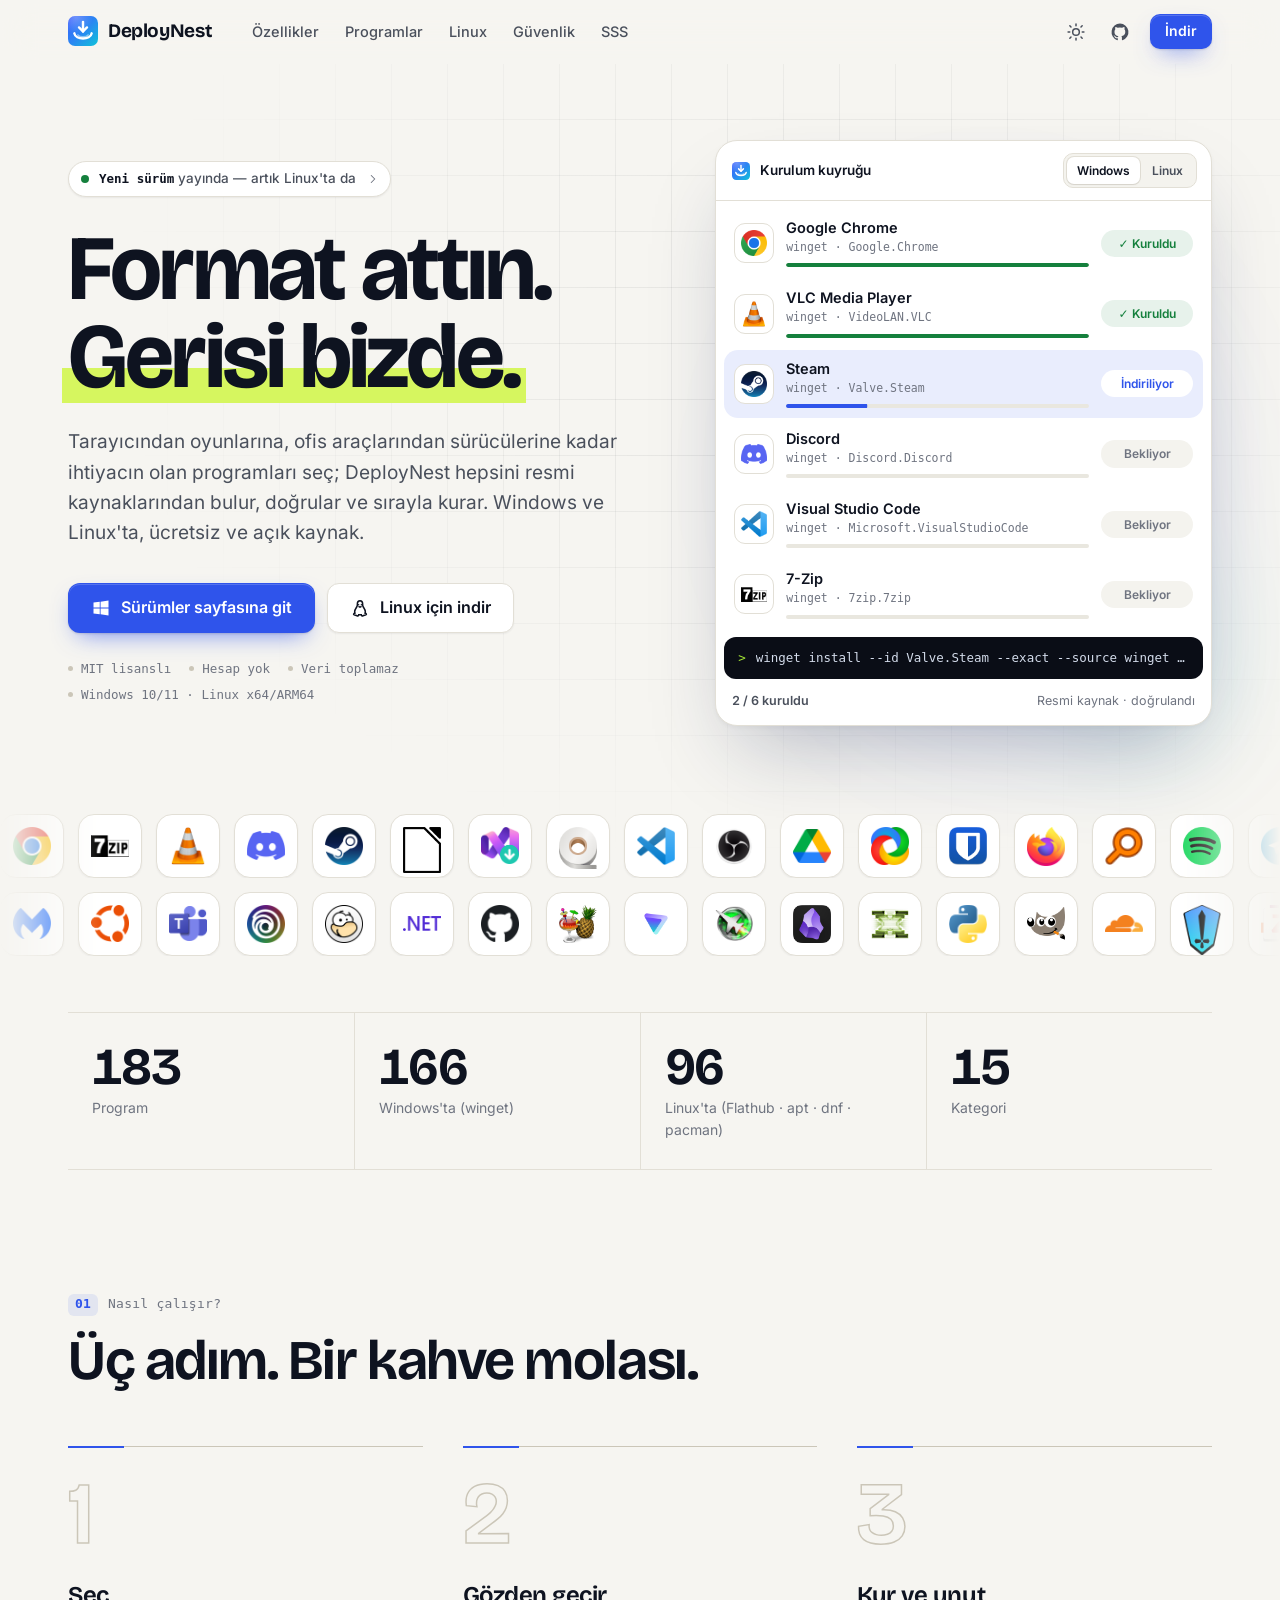
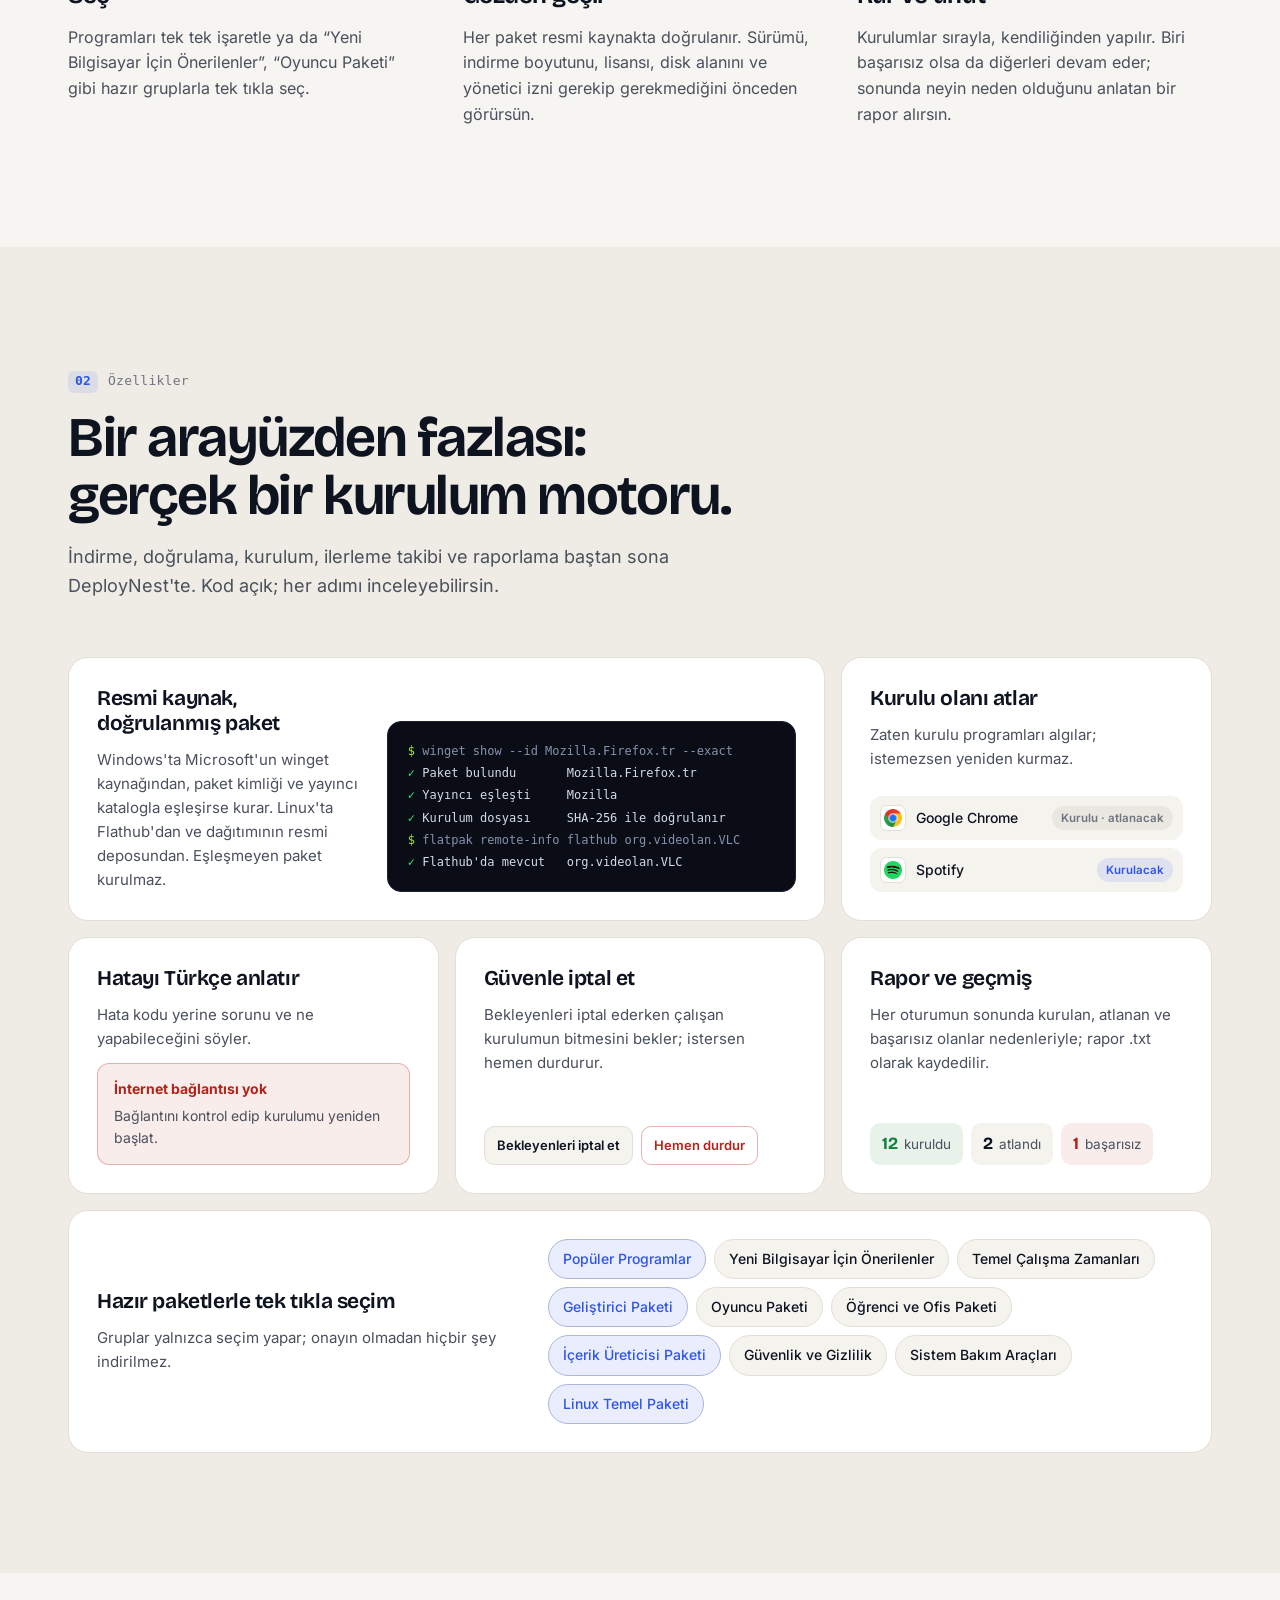
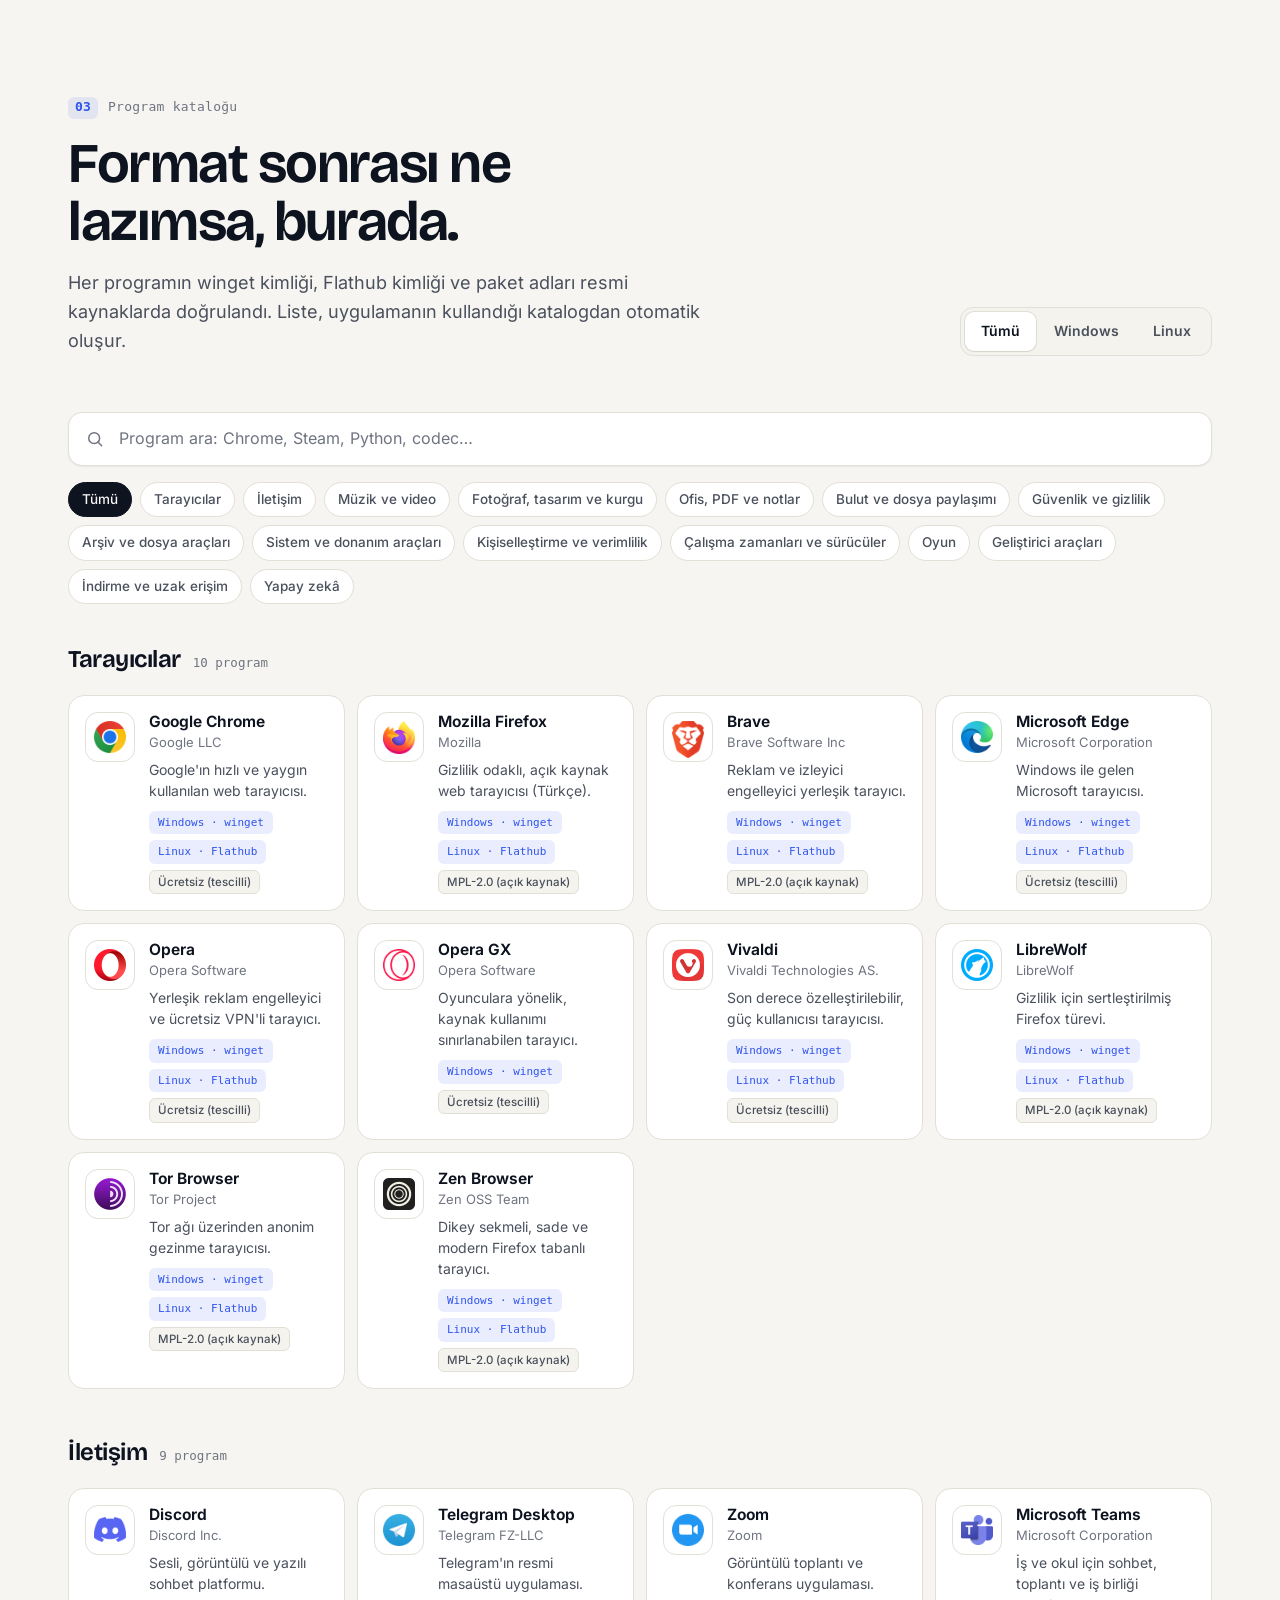
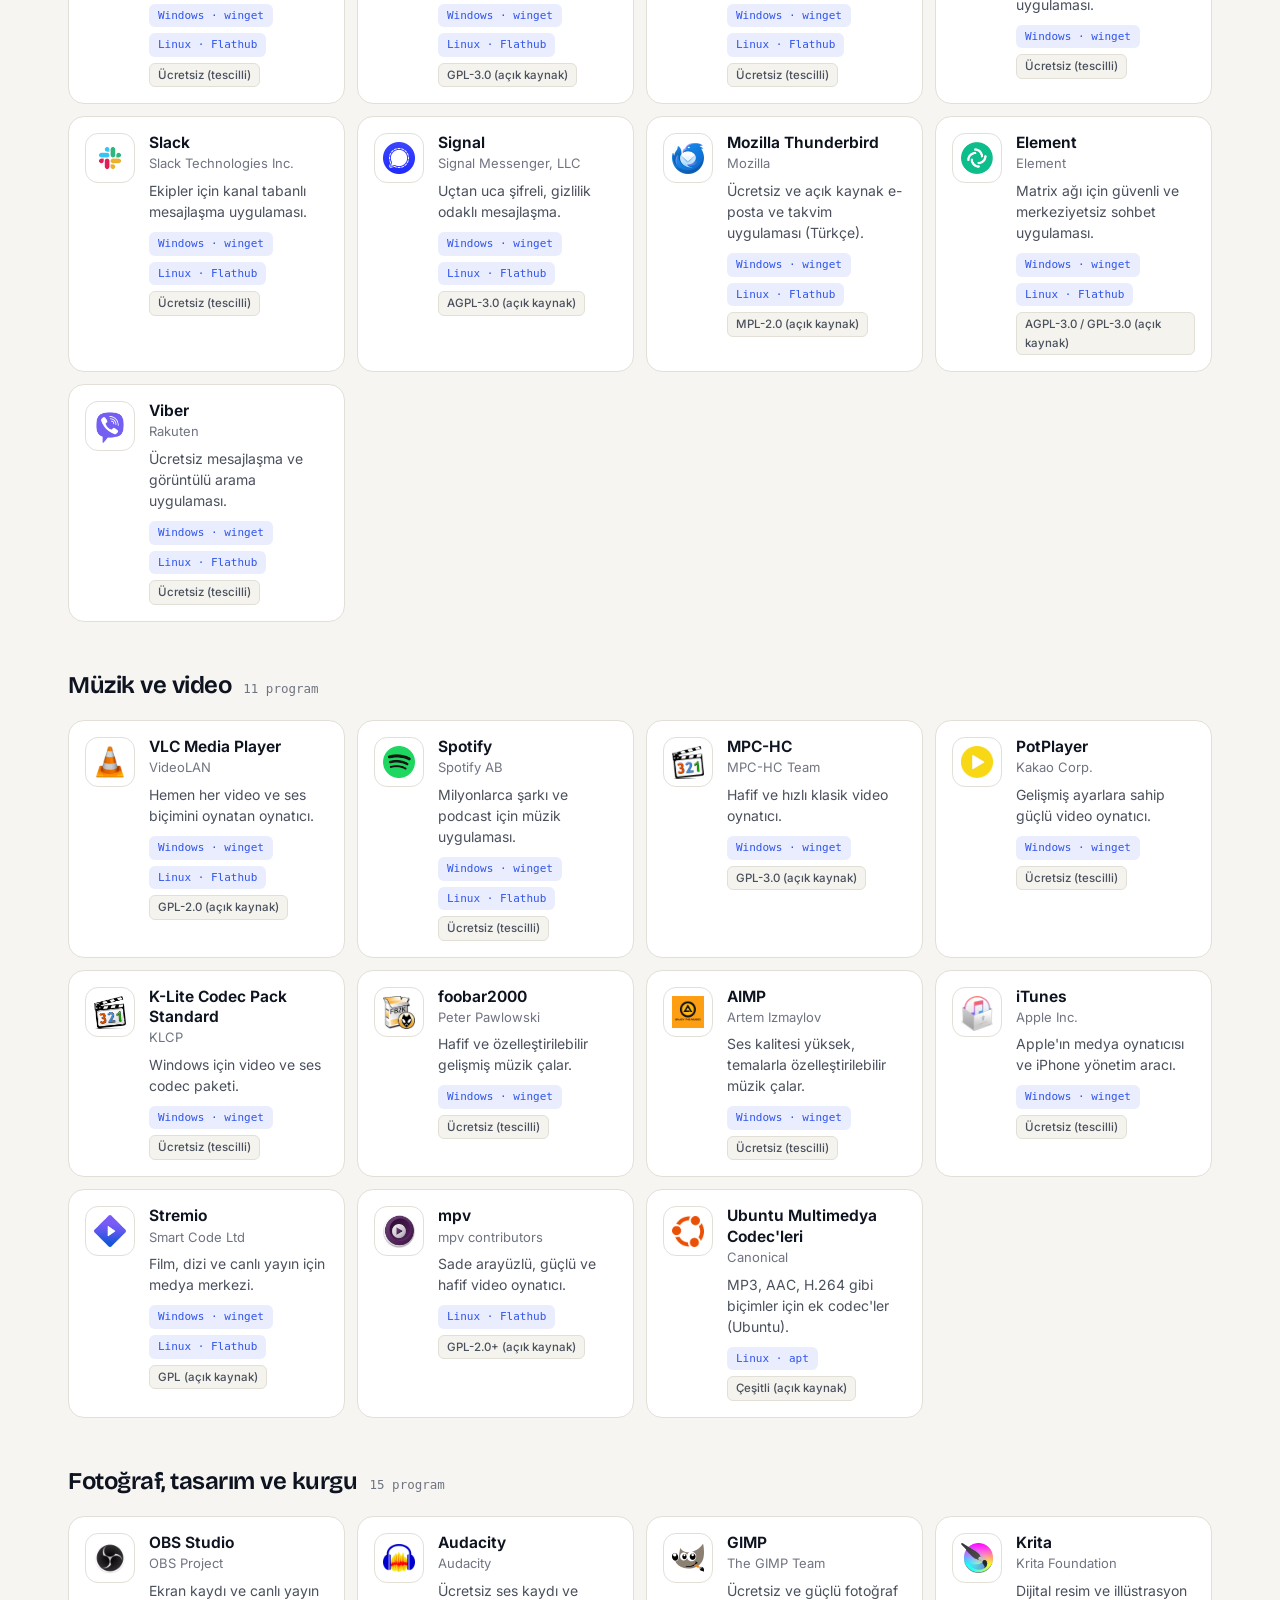
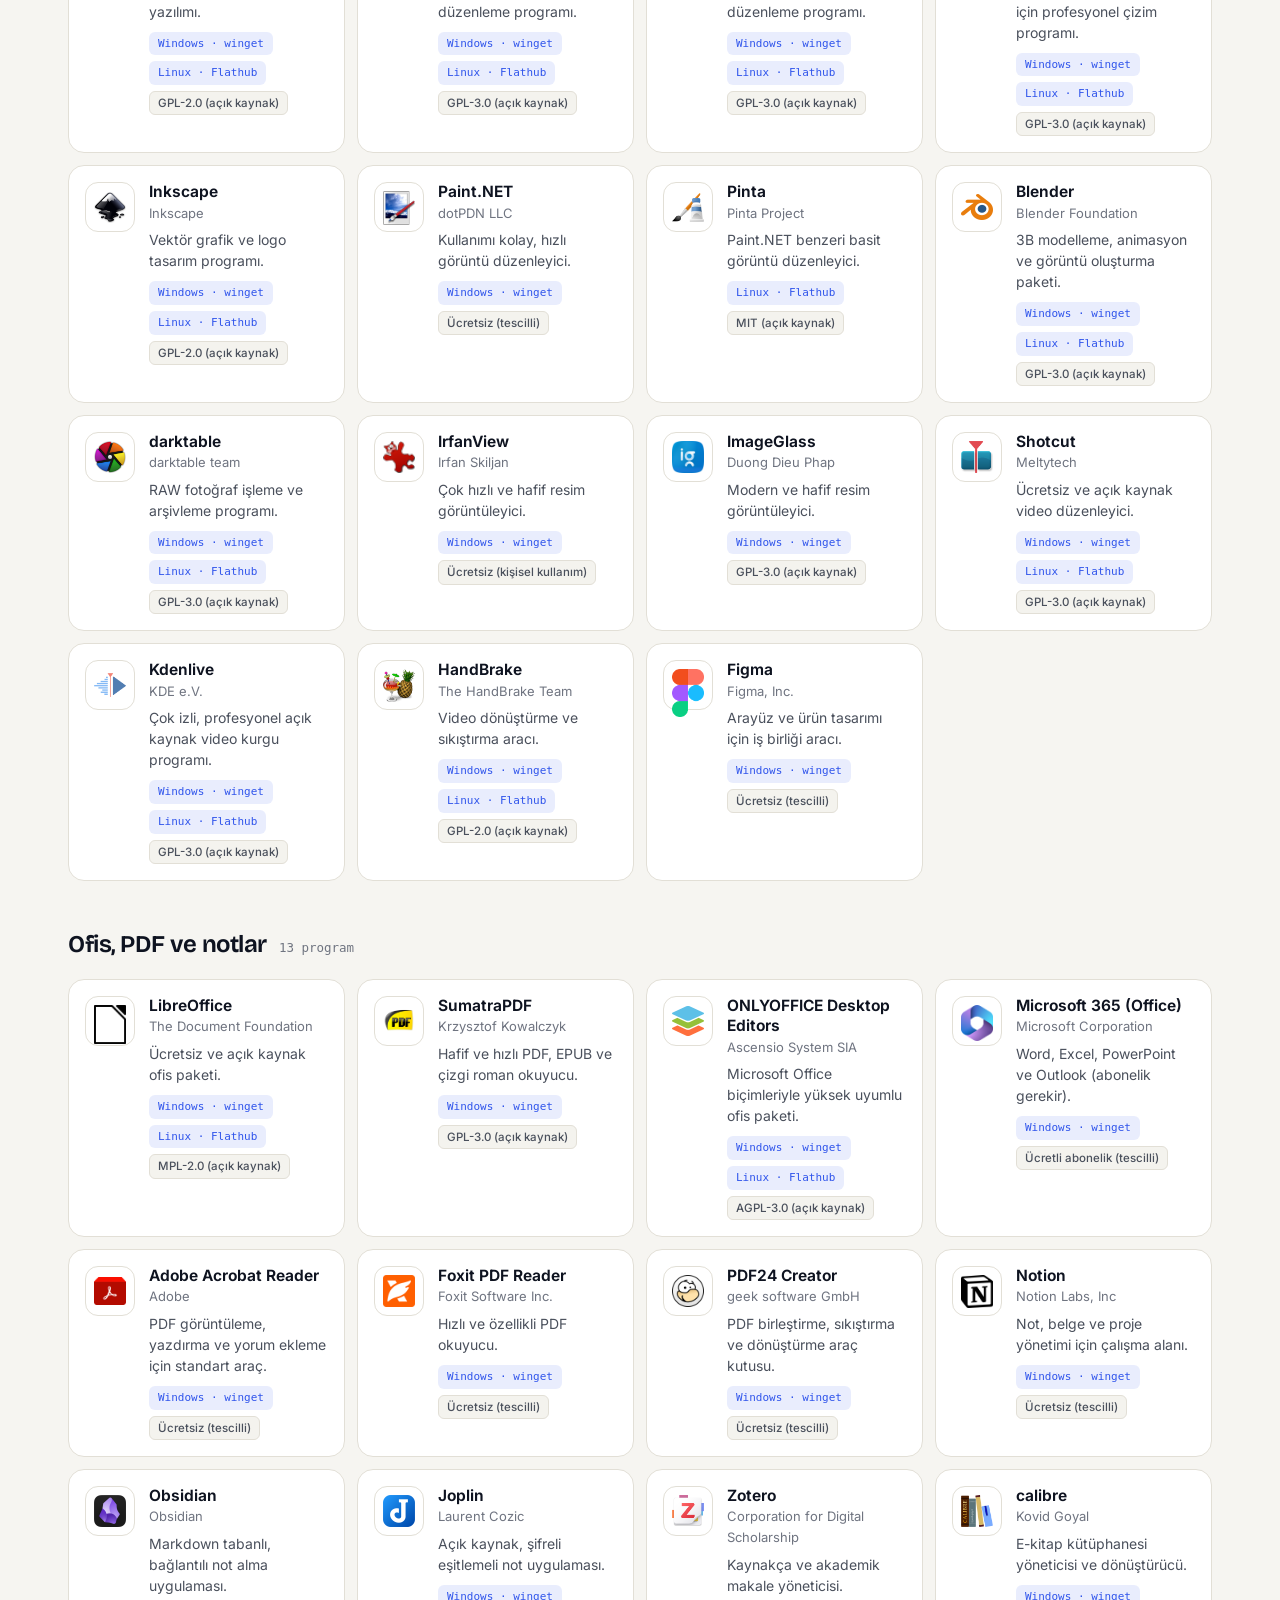
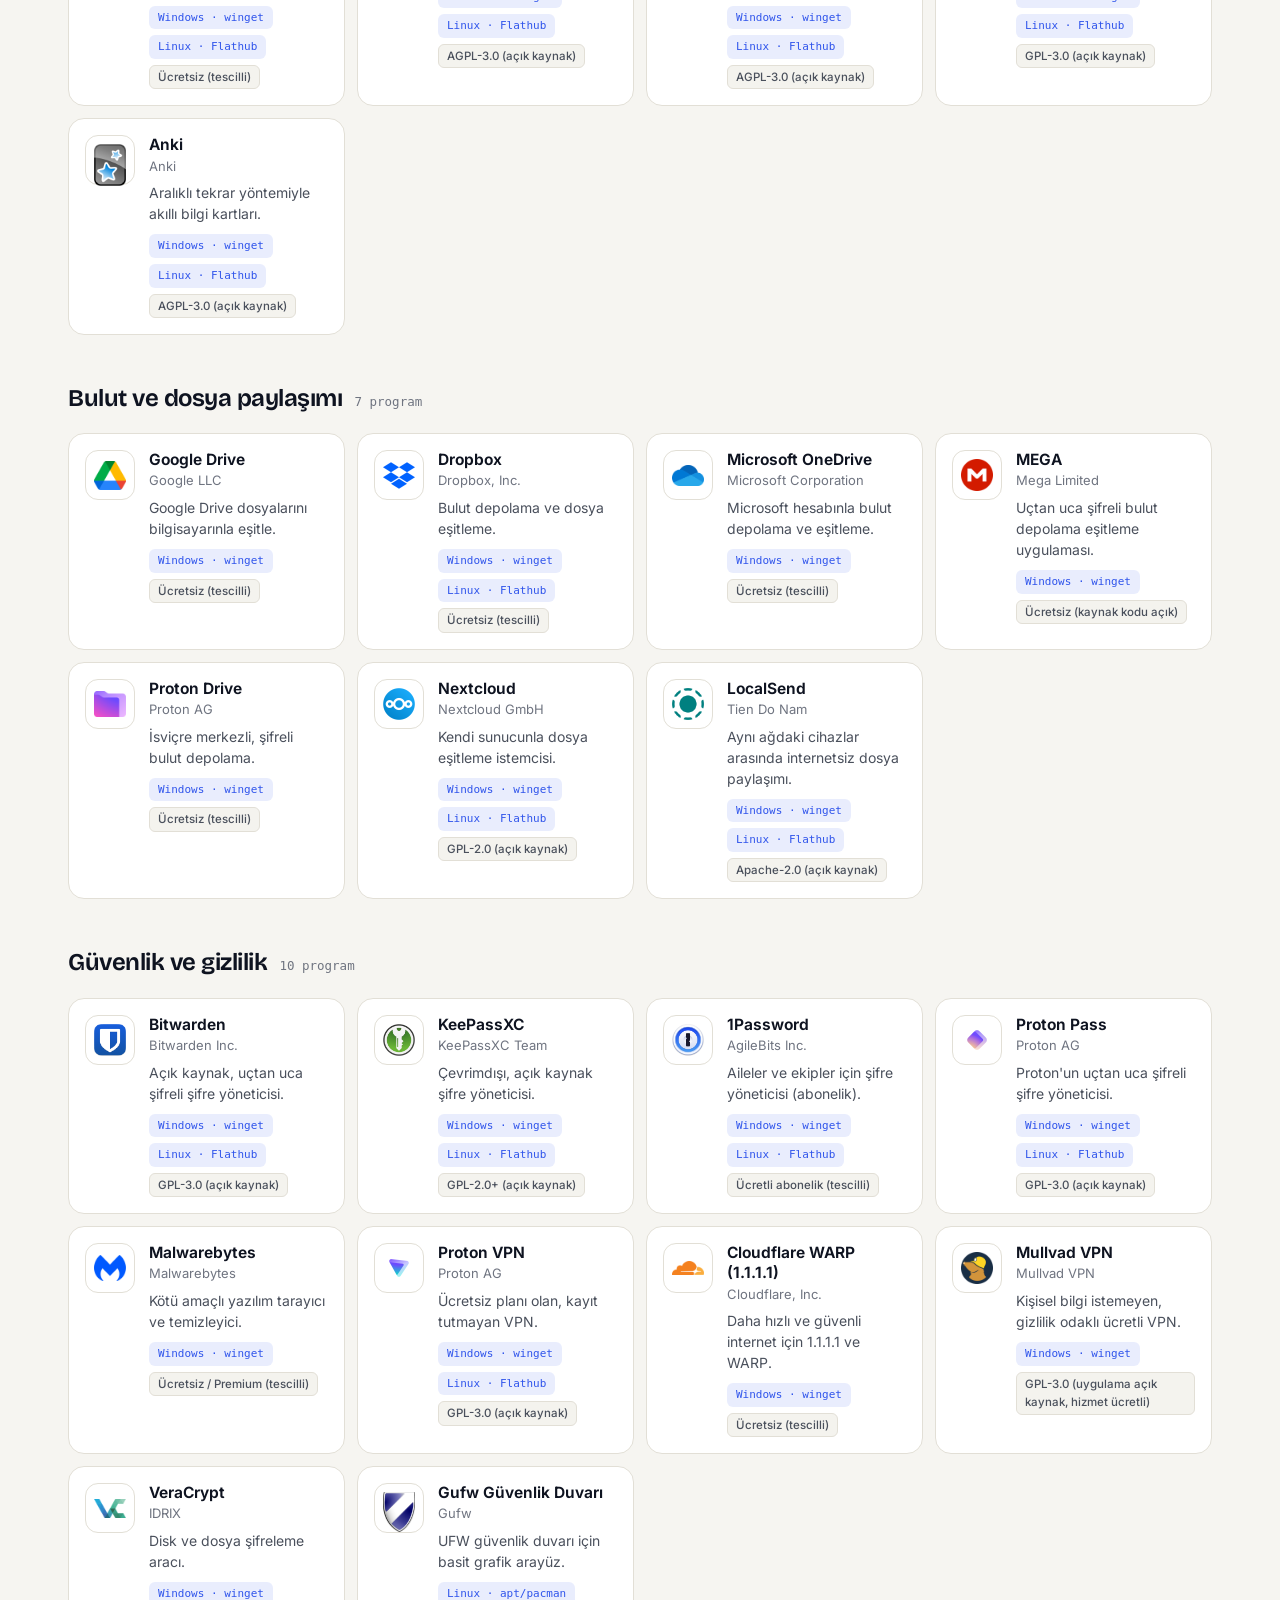
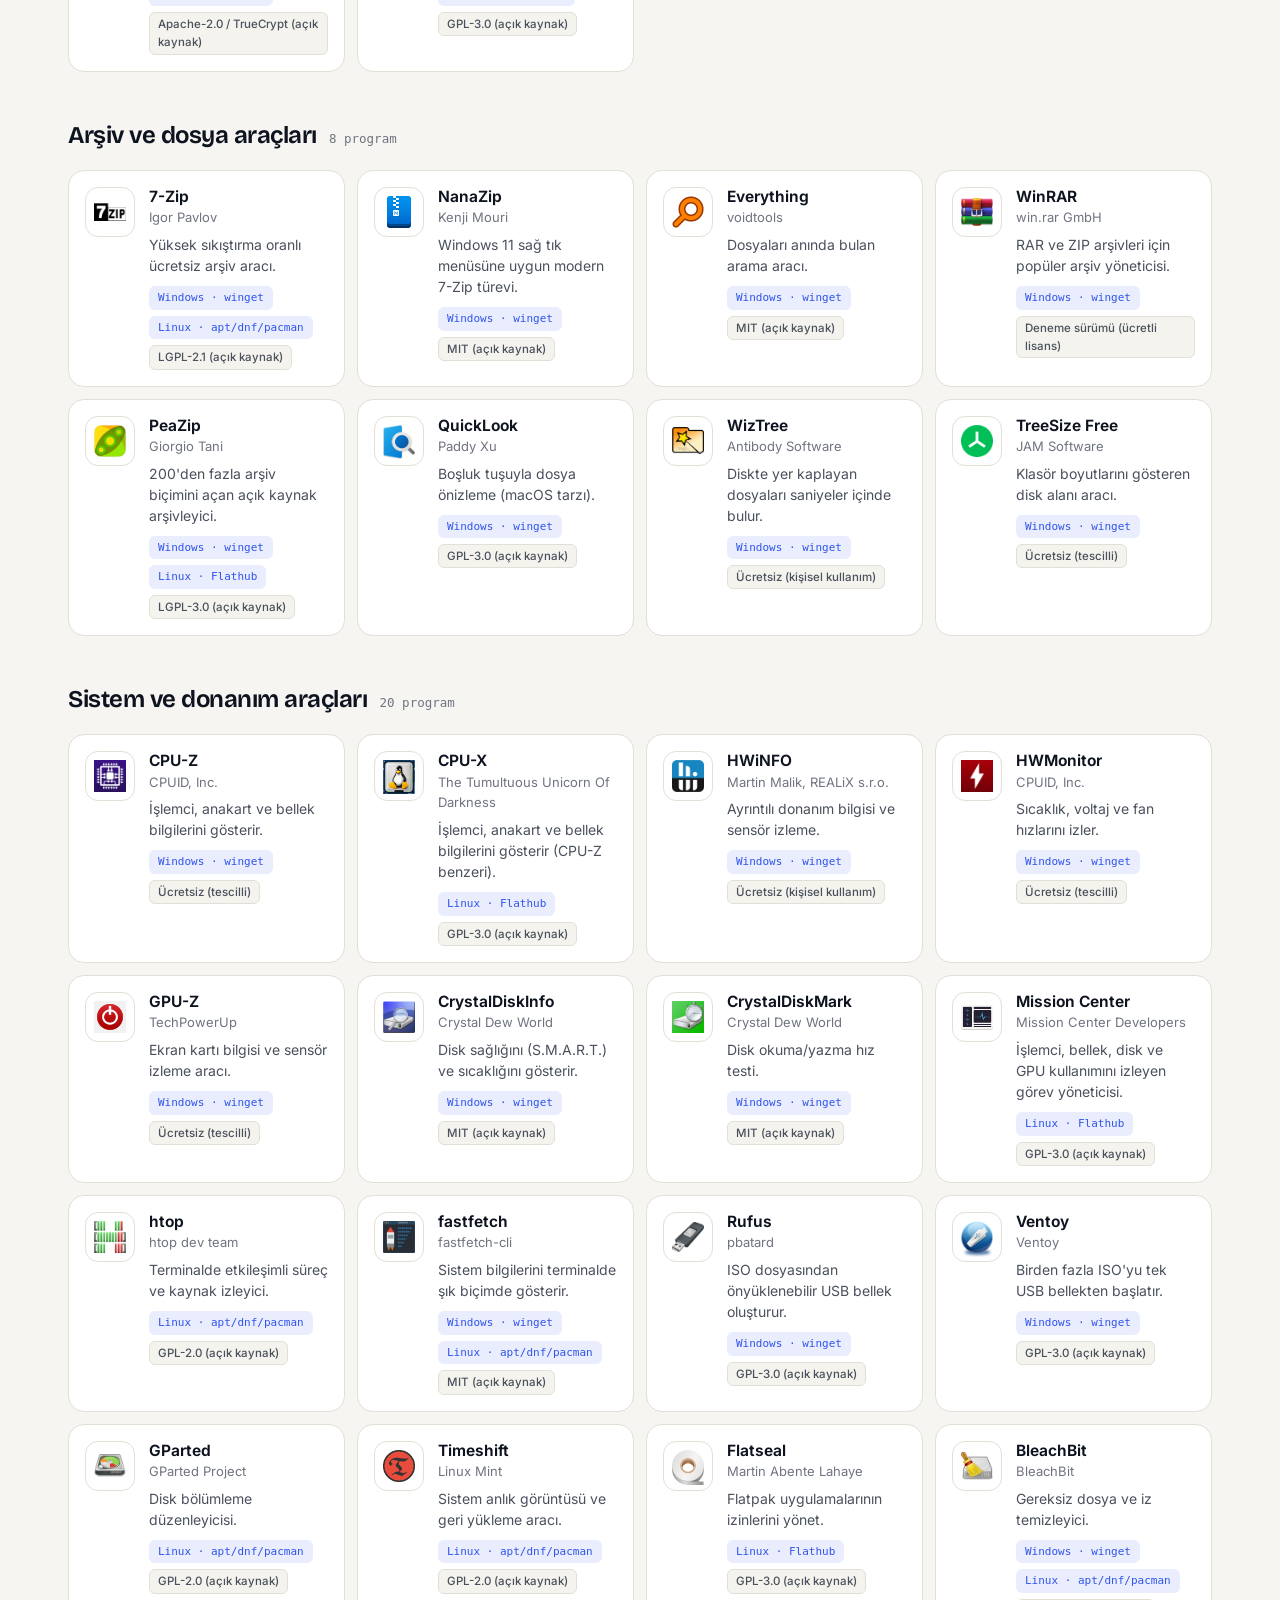
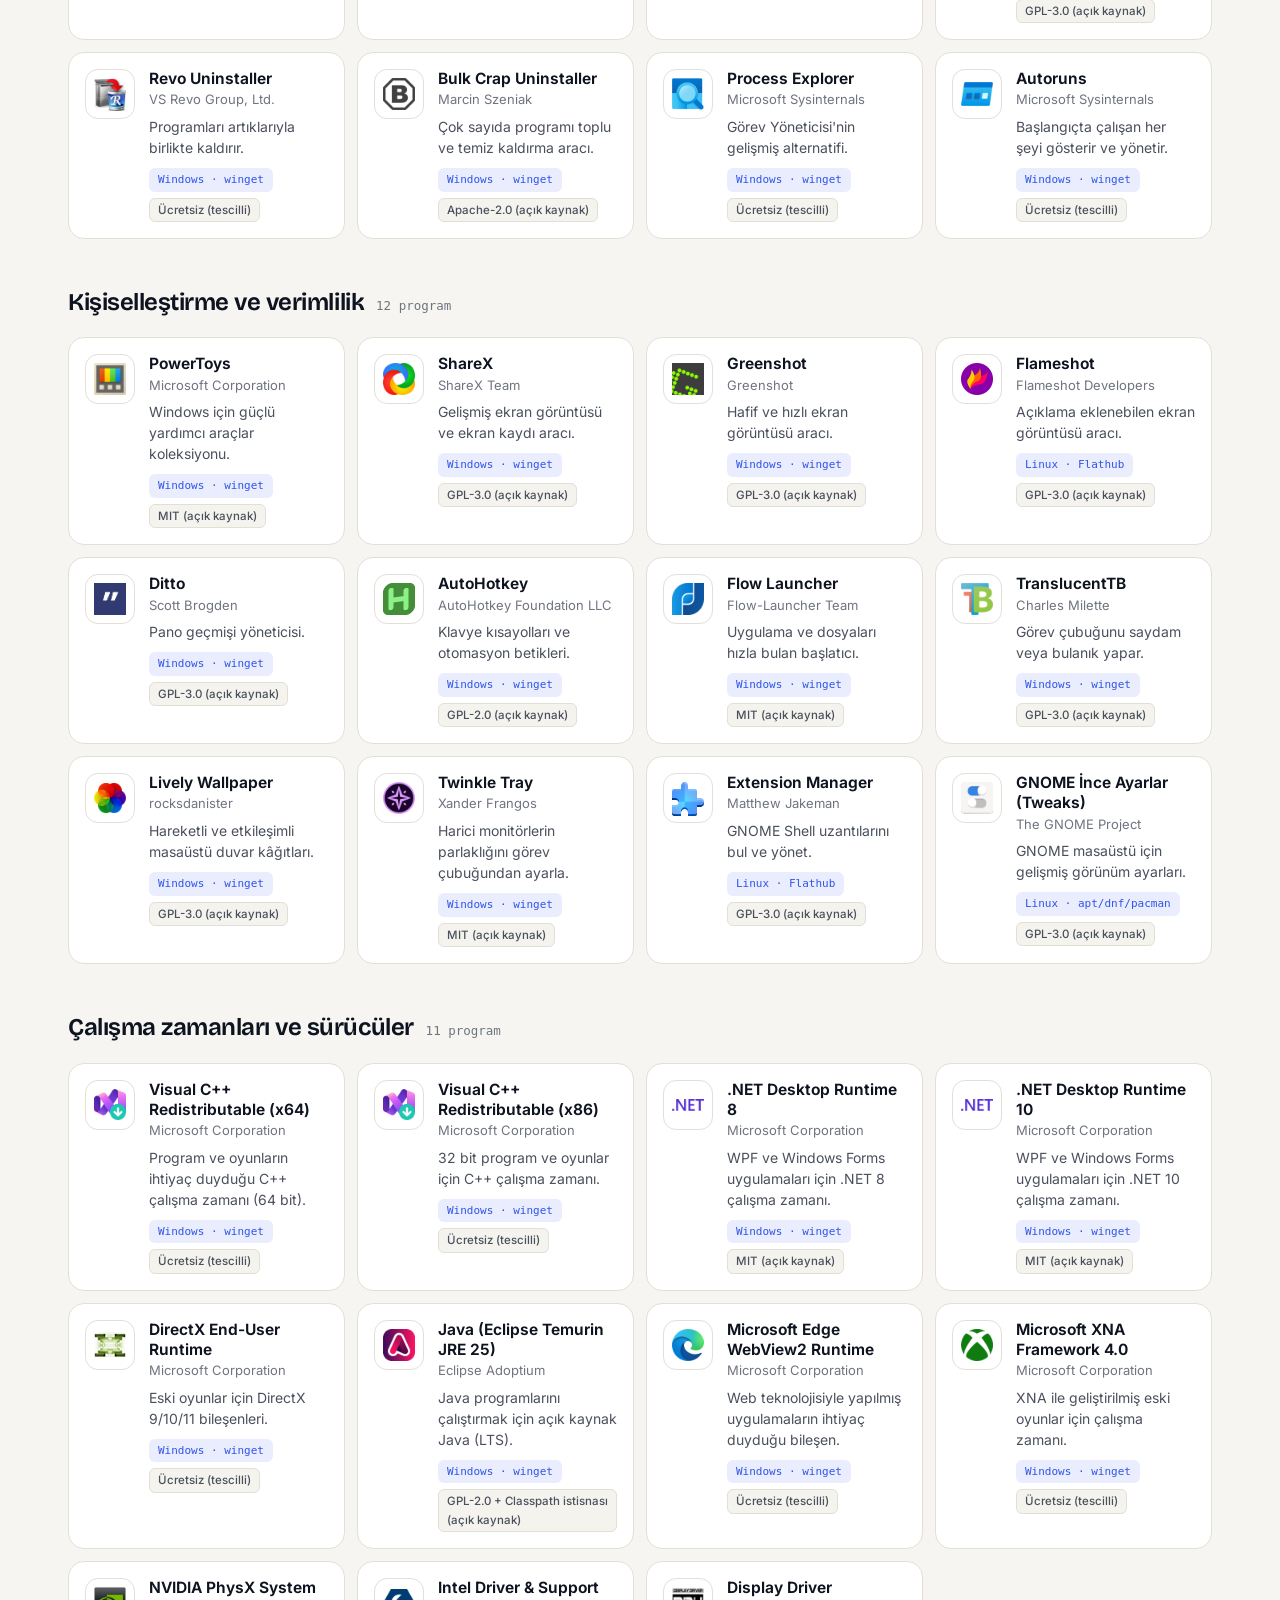
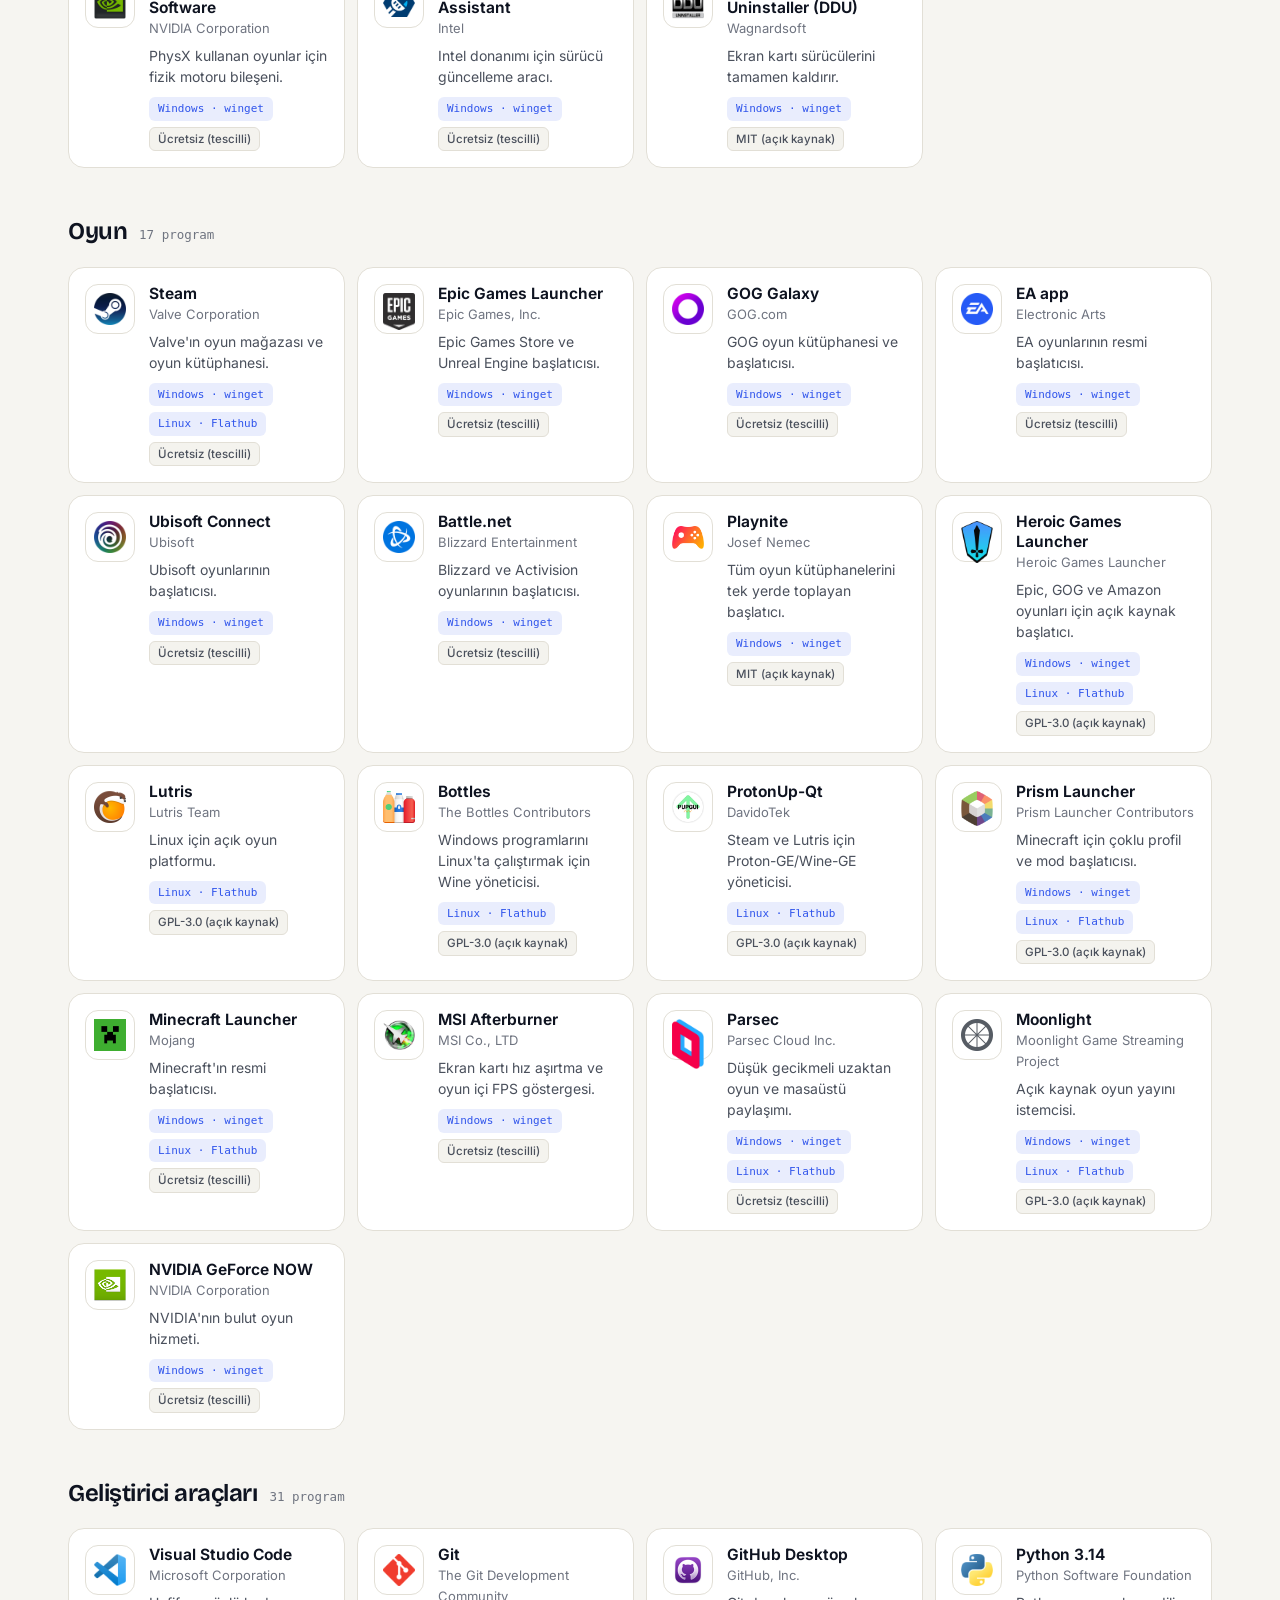
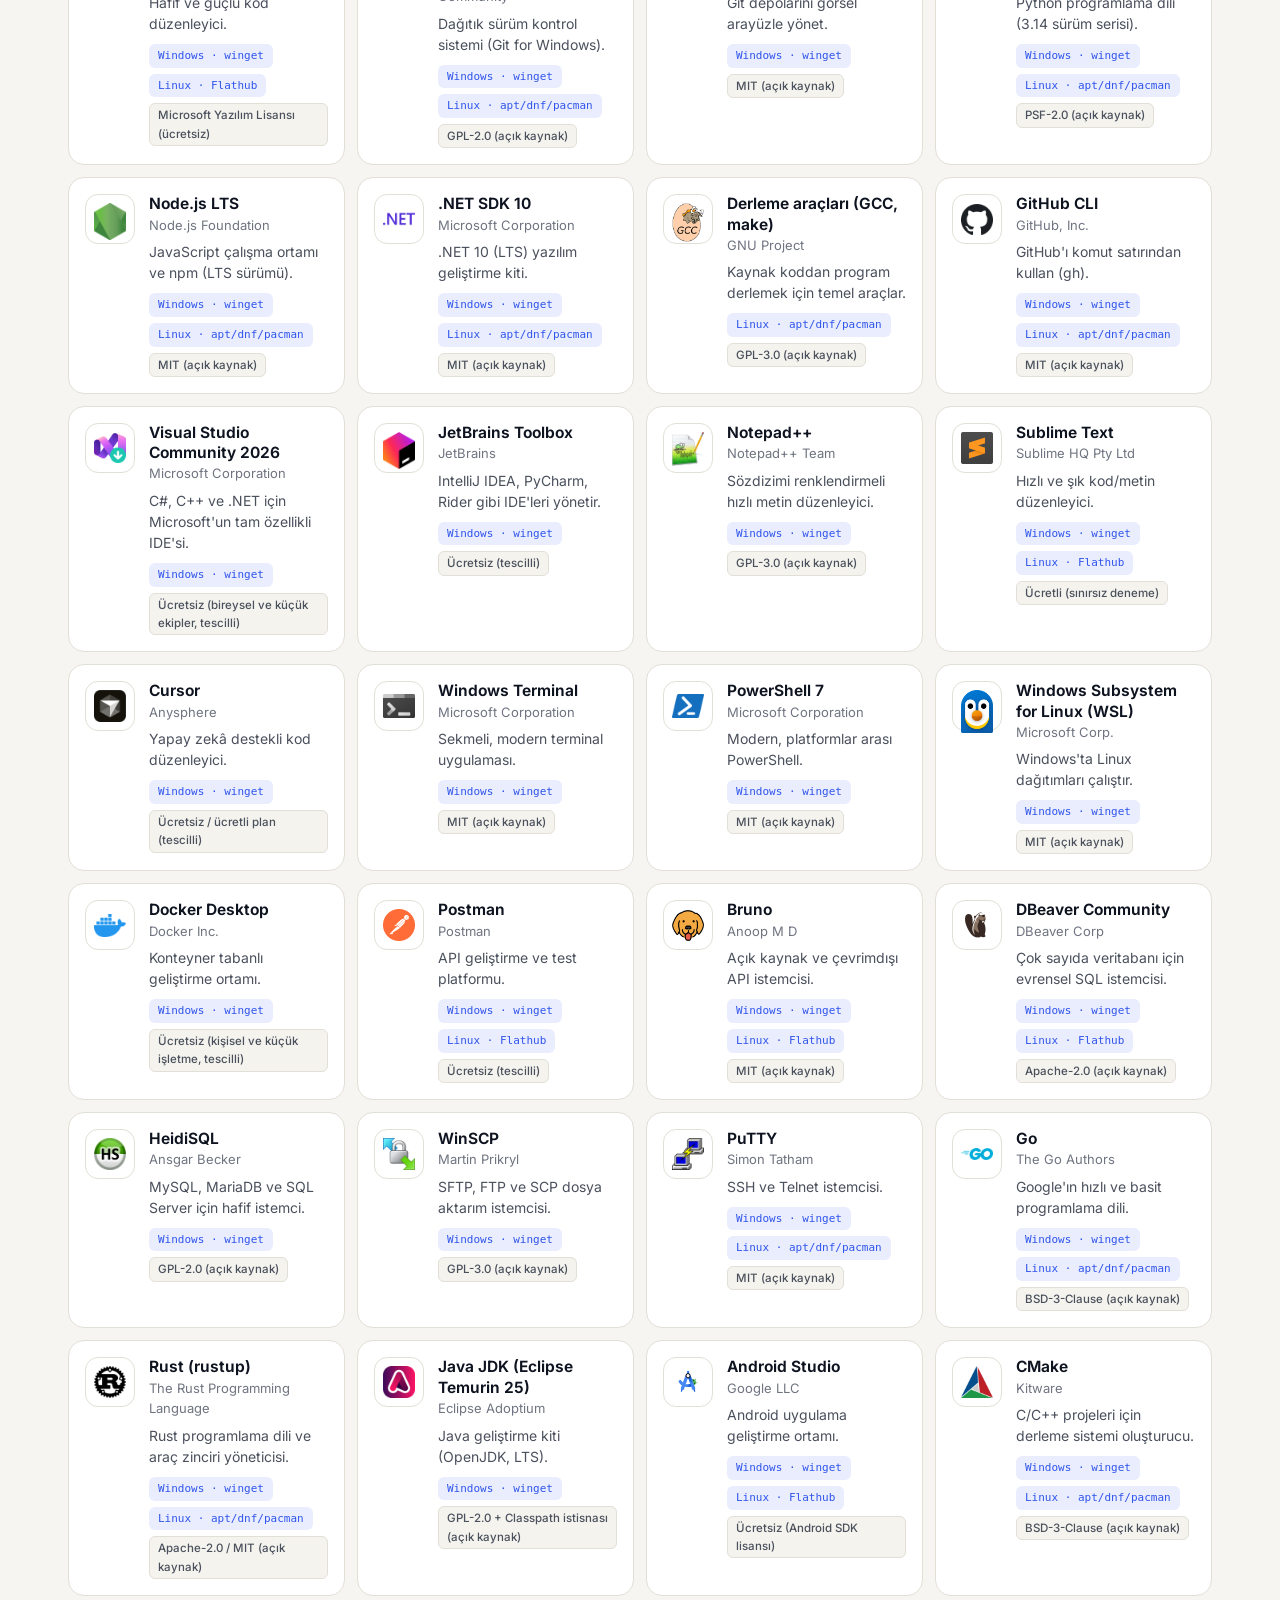
<file: website/index.html>
<!doctype html>
<html lang="tr">
<head>
  <meta charset="utf-8">
  <meta name="viewport" content="width=device-width, initial-scale=1">
  <title>DeployNest — Windows ve Linux için toplu program kurulumu</title>
  <meta name="description" content="DeployNest; yeni bilgisayarında veya format sonrasında ihtiyaç duyduğun 180'den fazla programı seçip tek seferde, resmi kaynaklardan ve doğrulayarak kurmanı sağlayan açık kaynak Windows ve Linux uygulaması.">
  <meta name="theme-color" content="#f6f5f1" media="(prefers-color-scheme: light)">
  <meta name="theme-color" content="#090b11" media="(prefers-color-scheme: dark)">
  <meta property="og:title" content="DeployNest — Format attın. Gerisi bizde.">
  <meta property="og:description" content="Programlarını seç, kurulumu başlat ve bilgisayarını kullanıma hazır hale getir. Windows ve Linux için ücretsiz ve açık kaynak.">
  <meta property="og:type" content="website">
  <meta property="og:image" content="assets/screenshots/programs-light.png">
  <link rel="icon" href="assets/logo.svg" type="image/svg+xml">
  <link rel="apple-touch-icon" href="assets/logo-512.png">
  <link rel="preload" href="assets/fonts/bricolage-grotesque-latin.woff2" as="font" type="font/woff2" crossorigin>
  <script src="theme-init.js"></script>
  <link rel="stylesheet" href="styles.css">
</head>
<body>
  <a class="skip-link" href="#main">İçeriğe geç</a>

  <header class="site-header">
    <div class="container header-inner">
      <a class="brand" href="#top" aria-label="DeployNest ana sayfa">
        <img src="assets/logo.svg" alt="" width="30" height="30">
        <span>DeployNest</span>
      </a>
      <nav class="site-nav" id="site-nav" aria-label="Ana menü">
        <a href="#ozellikler">Özellikler</a>
        <a href="#programlar">Programlar</a>
        <a href="#linux">Linux</a>
        <a href="#guvenlik">Güvenlik</a>
        <a href="#sss">SSS</a>
      </nav>
      <div class="header-actions">
        <button class="icon-button" type="button" id="theme-toggle" aria-label="Açık ve koyu tema arasında geçiş yap">
          <svg class="icon-sun" viewBox="0 0 24 24" aria-hidden="true"><circle cx="12" cy="12" r="4"/><path d="M12 2.5v2M12 19.5v2M4.6 4.6l1.4 1.4M18 18l1.4 1.4M2.5 12h2M19.5 12h2M4.6 19.4L6 18M18 6l1.4-1.4"/></svg>
          <svg class="icon-moon" viewBox="0 0 24 24" aria-hidden="true"><path d="M20.2 14.6A8.4 8.4 0 0 1 9.4 3.8a8.4 8.4 0 1 0 10.8 10.8Z"/></svg>
        </button>
        <a class="icon-button" href="https://github.com/efebalci569-dot/DeployNest" rel="noopener" aria-label="GitHub deposu">
          <svg viewBox="0 0 24 24" aria-hidden="true" class="icon-fill"><path d="M12 1.8a10.3 10.3 0 0 0-3.3 20c.5.1.7-.2.7-.5v-1.8c-2.9.6-3.5-1.2-3.5-1.2-.5-1.2-1.1-1.5-1.1-1.5-.9-.6.1-.6.1-.6 1 .1 1.6 1 1.6 1 .9 1.6 2.4 1.1 3 .9.1-.7.4-1.1.6-1.4-2.3-.3-4.7-1.1-4.7-5.1 0-1.1.4-2 1-2.8-.1-.3-.4-1.3.1-2.8 0 0 .9-.3 2.8 1a9.6 9.6 0 0 1 5.1 0c2-1.3 2.8-1 2.8-1 .6 1.5.2 2.5.1 2.8.7.8 1 1.7 1 2.8 0 4-2.4 4.8-4.7 5.1.4.3.7.9.7 1.9v2.8c0 .3.2.6.7.5A10.3 10.3 0 0 0 12 1.8Z"/></svg>
        </a>
        <a class="button button-primary button-small header-download" href="#indir">İndir</a>
        <button class="icon-button menu-toggle" type="button" id="menu-toggle" aria-label="Menüyü aç" aria-expanded="false" aria-controls="site-nav">
          <svg viewBox="0 0 24 24" aria-hidden="true"><path d="M4 7h16M4 12h16M4 17h16"/></svg>
        </button>
      </div>
    </div>
  </header>

  <main id="main">
    <!-- Hero -->
    <section class="hero" id="top">
      <div class="hero-grid-bg" aria-hidden="true"></div>
      <div class="container hero-inner">
        <div class="hero-copy">
          <a class="release-badge" href="#indir">
            <span class="pulse-dot" aria-hidden="true"></span>
            <span><span data-latest-tag>Yeni sürüm</span> yayında — artık Linux'ta da</span>
            <svg viewBox="0 0 24 24" aria-hidden="true"><path d="M9 6l6 6-6 6"/></svg>
          </a>
          <h1>Format attın.<br><span class="marker">Gerisi bizde.</span></h1>
          <p class="lead">Tarayıcından oyunlarına, ofis araçlarından sürücülerine kadar ihtiyacın olan programları seç; DeployNest hepsini resmi kaynaklarından bulur, doğrular ve sırayla kurar. Windows ve Linux'ta, ücretsiz ve açık kaynak.</p>
          <div class="hero-actions">
            <a class="button button-primary button-large" data-download="windows" href="#indir">
              <svg viewBox="0 0 24 24" aria-hidden="true" class="icon-fill"><path d="M3 5.5l7.5-1v7H3zM11.5 4.4L21 3v8.5h-9.5zM3 12.5h7.5v7L3 18.5zM11.5 12.5H21V21l-9.5-1.4z"/></svg>
              <span data-download-label="windows">Windows için indir</span>
            </a>
            <a class="button button-secondary button-large" href="#indir">
              <svg viewBox="0 0 24 24" aria-hidden="true"><path d="M12 3.2c-2 0-3.2 1.7-3.2 4 0 1.2.2 2-.6 3.3-.9 1.4-2.6 3.6-2.6 6.1 0 .6.1 1.1.4 1.6M12 3.2c2 0 3.2 1.7 3.2 4 0 1.2-.2 2 .6 3.3.9 1.4 2.6 3.6 2.6 6.1 0 .6-.1 1.1-.4 1.6"/><path d="M5.6 18.3c-1 .3-1.6 1-1.1 1.7.6.8 2.6.6 3.9 1.3 1.1.6 2 .1 2-1.1M18.4 18.3c1 .3 1.6 1 1.1 1.7-.6.8-2.6.6-3.9 1.3-1.1.6-2 .1-2-1.1M10.5 20.2h3M10.3 8.2h.01M13.7 8.2h.01M10.8 10.4c.7.5 1.7.5 2.4 0"/></svg>
              <span>Linux için indir</span>
            </a>
          </div>
          <ul class="hero-facts">
            <li>MIT lisanslı</li>
            <li>Hesap yok</li>
            <li>Veri toplamaz</li>
            <li>Windows 10/11 · Linux x64/ARM64</li>
          </ul>
        </div>

        <!-- Live install queue demo -->
        <div class="queue-demo" id="queue-demo">
          <div class="queue-window">
            <div class="queue-titlebar">
              <img src="assets/logo.svg" alt="" width="18" height="18">
              <span class="queue-title">Kurulum kuyruğu</span>
              <div class="segmented segmented-small" role="group" aria-label="Örnek platform">
                <button type="button" data-demo-platform="windows" aria-pressed="true">Windows</button>
                <button type="button" data-demo-platform="linux" aria-pressed="false">Linux</button>
              </div>
            </div>
            <ol class="queue-list">
              <li class="q-row" data-state="done" data-winget="Google.Chrome" data-linux="flathub com.google.Chrome">
                <img src="assets/apps/google-chrome.png" alt="" width="36" height="36">
                <div class="q-main"><span class="q-name">Google Chrome</span><span class="q-src">winget · Google.Chrome</span><span class="q-bar"><span class="q-fill"></span></span></div>
                <span class="q-state">Kuruldu</span>
              </li>
              <li class="q-row" data-state="done" data-winget="VideoLAN.VLC" data-linux="flathub org.videolan.VLC">
                <img src="assets/apps/vlc.png" alt="" width="36" height="36">
                <div class="q-main"><span class="q-name">VLC Media Player</span><span class="q-src">winget · VideoLAN.VLC</span><span class="q-bar"><span class="q-fill"></span></span></div>
                <span class="q-state">Kuruldu</span>
              </li>
              <li class="q-row" data-state="downloading" data-winget="Valve.Steam" data-linux="flathub com.valvesoftware.Steam">
                <img src="assets/apps/steam.png" alt="" width="36" height="36">
                <div class="q-main"><span class="q-name">Steam</span><span class="q-src">winget · Valve.Steam</span><span class="q-bar"><span class="q-fill"></span></span></div>
                <span class="q-state">İndiriliyor</span>
              </li>
              <li class="q-row" data-state="waiting" data-winget="Discord.Discord" data-linux="flathub com.discordapp.Discord">
                <img src="assets/apps/discord.png" alt="" width="36" height="36">
                <div class="q-main"><span class="q-name">Discord</span><span class="q-src">winget · Discord.Discord</span><span class="q-bar"><span class="q-fill"></span></span></div>
                <span class="q-state">Bekliyor</span>
              </li>
              <li class="q-row" data-state="waiting" data-winget="Microsoft.VisualStudioCode" data-linux="flathub com.visualstudio.code">
                <img src="assets/apps/vscode.png" alt="" width="36" height="36">
                <div class="q-main"><span class="q-name">Visual Studio Code</span><span class="q-src">winget · Microsoft.VisualStudioCode</span><span class="q-bar"><span class="q-fill"></span></span></div>
                <span class="q-state">Bekliyor</span>
              </li>
              <li class="q-row" data-state="waiting" data-winget="7zip.7zip" data-linux="apt 7zip">
                <img src="assets/apps/7zip.png" alt="" width="36" height="36">
                <div class="q-main"><span class="q-name">7-Zip</span><span class="q-src">winget · 7zip.7zip</span><span class="q-bar"><span class="q-fill"></span></span></div>
                <span class="q-state">Bekliyor</span>
              </li>
            </ol>
            <div class="queue-console" aria-hidden="true">
              <span class="prompt">&gt;</span>
              <code id="queue-command">winget install --id Valve.Steam --exact --source winget --silent</code>
            </div>
            <div class="queue-footer">
              <span id="queue-summary">2 / 6 kuruldu</span>
              <span class="queue-footer-note">Resmi kaynak · doğrulandı</span>
            </div>
          </div>
        </div>
      </div>

      <!-- Logo wall -->
      <div class="logo-wall" aria-hidden="true">
        <div class="marquee" data-marquee="0"><div class="marquee-track"></div></div>
        <div class="marquee marquee-reverse" data-marquee="1"><div class="marquee-track"></div></div>
      </div>

      <div class="container">
        <dl class="stats">
          <div><dt>Program</dt><dd data-count-programs>183</dd></div>
          <div><dt>Windows'ta (winget)</dt><dd data-count-windows>166</dd></div>
          <div><dt>Linux'ta (Flathub · apt · dnf · pacman)</dt><dd data-count-linux>96</dd></div>
          <div><dt>Kategori</dt><dd data-count-categories>15</dd></div>
        </dl>
      </div>
    </section>

    <!-- How it works -->
    <section class="section" id="nasil-calisir">
      <div class="container">
        <header class="section-head">
          <p class="kicker"><span>01</span> Nasıl çalışır?</p>
          <h2>Üç adım. Bir kahve molası.</h2>
        </header>
        <ol class="steps">
          <li class="step reveal">
            <span class="step-number">1</span>
            <h3>Seç</h3>
            <p>Programları tek tek işaretle ya da “Yeni Bilgisayar İçin Önerilenler”, “Oyuncu Paketi” gibi hazır gruplarla tek tıkla seç.</p>
          </li>
          <li class="step reveal">
            <span class="step-number">2</span>
            <h3>Gözden geçir</h3>
            <p>Her paket resmi kaynakta doğrulanır. Sürümü, indirme boyutunu, lisansı, disk alanını ve yönetici izni gerekip gerekmediğini önceden görürsün.</p>
          </li>
          <li class="step reveal">
            <span class="step-number">3</span>
            <h3>Kur ve unut</h3>
            <p>Kurulumlar sırayla, kendiliğinden yapılır. Biri başarısız olsa da diğerleri devam eder; sonunda neyin neden olduğunu anlatan bir rapor alırsın.</p>
          </li>
        </ol>
      </div>
    </section>

    <!-- Features (bento) -->
    <section class="section section-alt" id="ozellikler">
      <div class="container">
        <header class="section-head">
          <p class="kicker"><span>02</span> Özellikler</p>
          <h2>Bir arayüzden fazlası: gerçek bir kurulum motoru.</h2>
          <p>İndirme, doğrulama, kurulum, ilerleme takibi ve raporlama baştan sona DeployNest'te. Kod açık; her adımı inceleyebilirsin.</p>
        </header>

        <div class="bento">
          <article class="tile tile-wide reveal">
            <div class="tile-copy">
              <h3>Resmi kaynak, doğrulanmış paket</h3>
              <p>Windows'ta Microsoft'un winget kaynağından, paket kimliği ve yayıncı katalogla eşleşirse kurar. Linux'ta Flathub'dan ve dağıtımının resmi deposundan. Eşleşmeyen paket kurulmaz.</p>
            </div>
            <pre class="log" aria-label="Doğrulama çıktısı örneği"><code><span class="log-cmd">winget show --id Mozilla.Firefox.tr --exact</span>
<span class="ok">✓</span> Paket bulundu       Mozilla.Firefox.tr
<span class="ok">✓</span> Yayıncı eşleşti     Mozilla
<span class="ok">✓</span> Kurulum dosyası     SHA-256 ile doğrulanır
<span class="log-cmd">flatpak remote-info flathub org.videolan.VLC</span>
<span class="ok">✓</span> Flathub'da mevcut   org.videolan.VLC</code></pre>
          </article>

          <article class="tile reveal">
            <h3>Kurulu olanı atlar</h3>
            <p>Zaten kurulu programları algılar; istemezsen yeniden kurmaz.</p>
            <ul class="mini-list">
              <li><img src="assets/apps/google-chrome.png" alt="" width="22" height="22"><span>Google Chrome</span><span class="chip-status is-muted">Kurulu · atlanacak</span></li>
              <li><img src="assets/apps/spotify.png" alt="" width="22" height="22"><span>Spotify</span><span class="chip-status is-accent">Kurulacak</span></li>
            </ul>
          </article>

          <article class="tile reveal">
            <h3>Hatayı Türkçe anlatır</h3>
            <p>Hata kodu yerine sorunu ve ne yapabileceğini söyler.</p>
            <div class="mini-alert">
              <strong>İnternet bağlantısı yok</strong>
              <span>Bağlantını kontrol edip kurulumu yeniden başlat.</span>
            </div>
          </article>

          <article class="tile reveal">
            <h3>Güvenle iptal et</h3>
            <p>Bekleyenleri iptal ederken çalışan kurulumun bitmesini bekler; istersen hemen durdurur.</p>
            <div class="mini-buttons" aria-hidden="true">
              <span>Bekleyenleri iptal et</span>
              <span>Hemen durdur</span>
            </div>
          </article>

          <article class="tile reveal">
            <h3>Rapor ve geçmiş</h3>
            <p>Her oturumun sonunda kurulan, atlanan ve başarısız olanlar nedenleriyle; rapor .txt olarak kaydedilir.</p>
            <div class="mini-report" aria-hidden="true">
              <span class="is-ok"><b>12</b> kuruldu</span>
              <span><b>2</b> atlandı</span>
              <span class="is-bad"><b>1</b> başarısız</span>
            </div>
          </article>

          <article class="tile tile-full reveal">
            <div class="tile-copy">
              <h3>Hazır paketlerle tek tıkla seçim</h3>
              <p>Gruplar yalnızca seçim yapar; onayın olmadan hiçbir şey indirilmez.</p>
            </div>
            <ul class="preset-cloud">
              <li>Popüler Programlar</li>
              <li>Yeni Bilgisayar İçin Önerilenler</li>
              <li>Temel Çalışma Zamanları</li>
              <li>Geliştirici Paketi</li>
              <li>Oyuncu Paketi</li>
              <li>Öğrenci ve Ofis Paketi</li>
              <li>İçerik Üreticisi Paketi</li>
              <li>Güvenlik ve Gizlilik</li>
              <li>Sistem Bakım Araçları</li>
              <li>Linux Temel Paketi</li>
            </ul>
          </article>
        </div>
      </div>
    </section>

    <!-- Programs -->
    <section class="section" id="programlar">
      <div class="container">
        <header class="section-head section-head-split">
          <div>
            <p class="kicker"><span>03</span> Program kataloğu</p>
            <h2>Format sonrası ne lazımsa, burada.</h2>
            <p>Her programın winget kimliği, Flathub kimliği ve paket adları resmi kaynaklarda doğrulandı. Liste, uygulamanın kullandığı katalogdan otomatik oluşur.</p>
          </div>
          <div class="segmented" id="catalog-platforms" role="group" aria-label="Platforma göre filtrele">
            <button type="button" data-platform="" aria-pressed="true">Tümü</button>
            <button type="button" data-platform="windows" aria-pressed="false">Windows</button>
            <button type="button" data-platform="linux" aria-pressed="false">Linux</button>
          </div>
        </header>
        <div class="catalog-toolbar">
          <label class="search">
            <svg viewBox="0 0 24 24" aria-hidden="true"><circle cx="11" cy="11" r="6.5"/><path d="M20 20l-4.4-4.4"/></svg>
            <span class="visually-hidden">Program ara</span>
            <input type="search" id="catalog-search" placeholder="Program ara: Chrome, Steam, Python, codec…" autocomplete="off">
          </label>
          <div class="chips" id="catalog-categories" role="group" aria-label="Kategoriye göre filtrele"></div>
        </div>
        <div id="catalog" class="catalog" aria-live="polite">
          <noscript><p>Program listesini görmek için JavaScript'i etkinleştir veya <a href="data/catalog.json">katalog dosyasını</a> incele.</p></noscript>
        </div>
        <p class="catalog-empty" id="catalog-empty" hidden>Aramanla eşleşen program bulunamadı.</p>
        <p class="fine-print">Program adları ve logoları sahiplerine aittir; yalnızca programları tanıtmak için gösterilir. DeployNest bu yayıncılarla bağlantılı değildir.</p>
      </div>
    </section>

    <!-- Linux -->
    <section class="section section-ink" id="linux">
      <div class="container linux-grid">
        <div class="linux-copy">
          <p class="kicker"><span>04</span> Linux sürümü</p>
          <h2>Linux'ta da tek tıkla hazır bir sistem.</h2>
          <p class="section-lead">Temiz kurulumdan sonra aynı katalogdan seç. DeployNest dağıtımını ve paket yöneticini algılar, her program için en uygun resmi kaynağı kullanır.</p>
          <dl class="feature-rows">
            <div>
              <dt>Flathub, parolasız</dt>
              <dd>Masaüstü uygulamaları Flatpak ile kullanıcı hesabına, yalıtılmış kurulur. Flatpak yoksa DeployNest onu tek tıkla kurar.</dd>
            </div>
            <div>
              <dt>apt · dnf · pacman</dt>
              <dd>Git, Python, derleme araçları ve codec'ler dağıtımın resmi deposundan; yönetici parolan oturum başına yalnızca bir kez sorulur.</dd>
            </div>
            <div>
              <dt>Linux'a özel araçlar</dt>
              <dd>Flatseal, Timeshift, GParted, Extension Manager, Lutris, Bottles, ProtonUp-Qt, multimedya codec'leri ve dahası.</dd>
            </div>
          </dl>
          <ul class="distro-list" aria-label="Desteklenen dağıtımlar">
            <li>Ubuntu</li><li>Debian</li><li>Linux Mint</li><li>Pop!_OS</li><li>Fedora</li><li>Arch</li><li>Manjaro</li><li>EndeavourOS</li>
          </ul>
        </div>
        <div class="linux-shots">
          <button type="button" class="gallery-item shot-main" data-full="assets/screenshots/linux-home-dark.png" aria-label="Linux sürümü ana sayfa ekran görüntüsünü büyüt"><img src="assets/screenshots/linux-home-dark.png" alt="DeployNest Linux sürümü: algılanan dağıtım, paket yöneticisi ve Flatpak durumu ile hazır seçimler" loading="lazy" width="1280" height="840"></button>
          <div class="terminal" role="img" aria-label="Linux'ta DeployNest'i kurma komutları: arşivi aç ve install.sh betiğini çalıştır">
            <div class="terminal-bar"><span>Terminal</span></div>
<pre><code><span class="t-dim">$</span> tar -xzf DeployNest-*-linux-x64.tar.gz
<span class="t-dim">$</span> cd DeployNest-*-linux-x64 &amp;&amp; ./install.sh
<span class="t-ok">Tamam.</span> DeployNest'i uygulama menüsünden aç.</code></pre>
          </div>
        </div>
      </div>
    </section>

    <!-- Screenshots -->
    <section class="section" id="ekran-goruntuleri">
      <div class="container">
        <header class="section-head section-head-split">
          <div>
            <p class="kicker"><span>05</span> Ekran görüntüleri</p>
            <h2>Uygulamadan gerçek görüntüler.</h2>
          </div>
          <div class="segmented" role="tablist" aria-label="Platform">
            <button type="button" role="tab" id="tab-windows" aria-controls="shots-windows" aria-selected="true" data-shots="windows">Windows</button>
            <button type="button" role="tab" id="tab-linux" aria-controls="shots-linux" aria-selected="false" data-shots="linux" tabindex="-1">Linux</button>
          </div>
        </header>
        <div class="shots" id="shots-windows" role="tabpanel" aria-labelledby="tab-windows">
          <button type="button" class="gallery-item shot-hero" data-full="assets/screenshots/programs-light.png" aria-label="Tüm programlar ekran görüntüsünü büyüt"><img class="screenshot-themed" src="assets/screenshots/programs-light.png" data-light="assets/screenshots/programs-light.png" data-dark="assets/screenshots/programs-dark.png" alt="Tüm programlar sayfası: logolu program kartları, kurulum durumları ve seçim çubuğu" loading="lazy" width="1360" height="860"></button>
          <button type="button" class="gallery-item" data-full="assets/screenshots/home-dark.png" aria-label="Ana sayfa ekran görüntüsünü büyüt"><img src="assets/screenshots/home-dark.png" alt="Ana sayfa: arama, hazır seçimler ve kategoriler" loading="lazy" width="1360" height="860"></button>
          <button type="button" class="gallery-item" data-full="assets/screenshots/queue-dark.png" aria-label="Kurulum kuyruğu ekran görüntüsünü büyüt"><img src="assets/screenshots/queue-dark.png" alt="Kurulum kuyruğu: doğrulanmış paketler, gereksinimler ve zaten kurulu olanlar" loading="lazy" width="1360" height="860"></button>
          <button type="button" class="gallery-item" data-full="assets/screenshots/details-dark.png" aria-label="Program ayrıntıları ekran görüntüsünü büyüt"><img src="assets/screenshots/details-dark.png" alt="Program ayrıntıları ve winget paket doğrulaması" loading="lazy" width="1360" height="860"></button>
        </div>
        <div class="shots" id="shots-linux" role="tabpanel" aria-labelledby="tab-linux" hidden>
          <button type="button" class="gallery-item shot-hero" data-full="assets/screenshots/linux-programs-light.png" aria-label="Linux program listesi ekran görüntüsünü büyüt"><img class="screenshot-themed" src="assets/screenshots/linux-programs-light.png" data-light="assets/screenshots/linux-programs-light.png" data-dark="assets/screenshots/linux-programs-dark.png" alt="Linux sürümünde program kartları, Flatpak ve apt kaynak etiketleri" loading="lazy" width="1280" height="840"></button>
          <button type="button" class="gallery-item" data-full="assets/screenshots/linux-home-light.png" aria-label="Linux ana sayfa ekran görüntüsünü büyüt"><img src="assets/screenshots/linux-home-light.png" alt="Linux sürümü ana sayfası ve hazır seçimler" loading="lazy" width="1280" height="840"></button>
          <button type="button" class="gallery-item" data-full="assets/screenshots/linux-queue-light.png" aria-label="Linux kurulum kuyruğu ekran görüntüsünü büyüt"><img src="assets/screenshots/linux-queue-light.png" alt="Linux kurulum kuyruğu: Flathub'da doğrulanmış paketler ve indirme boyutları" loading="lazy" width="1280" height="840"></button>
          <button type="button" class="gallery-item" data-full="assets/screenshots/linux-home-dark.png" aria-label="Linux koyu tema ekran görüntüsünü büyüt"><img src="assets/screenshots/linux-home-dark.png" alt="Linux sürümü koyu temada" loading="lazy" width="1280" height="840"></button>
        </div>
      </div>
      <dialog class="lightbox" id="lightbox" aria-label="Ekran görüntüsü">
        <form method="dialog"><button class="icon-button lightbox-close" aria-label="Kapat"><svg viewBox="0 0 24 24" aria-hidden="true"><path d="M6 6l12 12M18 6L6 18"/></svg></button></form>
        <img alt="">
      </dialog>
    </section>

    <!-- Security -->
    <section class="section section-alt" id="guvenlik">
      <div class="container security">
        <header class="section-head security-head">
          <p class="kicker"><span>06</span> Güvenlik</p>
          <h2>Bir program yalnızca indirildiği için güvenilir sayılmaz.</h2>
          <p>DeployNest'in tasarımında güvenlik birinci önceliktir. Kod açık; her kontrolü kendin inceleyebilirsin.</p>
          <a class="text-link" href="https://github.com/efebalci569-dot/DeployNest/blob/main/SECURITY.md" rel="noopener">Güvenlik politikası →</a>
        </header>
        <ol class="principles">
          <li><h3>Resmi kaynaklar</h3><p>Programlar winget'in resmi kaynağından, paket kimliği ve yayıncı katalogla eşleştirilerek; Linux'ta Flathub'dan ve dağıtımın resmi deposundan kurulur.</p></li>
          <li><h3>Bütünlük doğrulaması</h3><p>winget kurulum dosyasını SHA-256 ile doğrular. Yedek doğrudan indirmede dosya, SHA-256 ve/veya Authenticode imzası doğrulanmadan çalıştırılmaz.</p></li>
          <li><h3>Yalnızca HTTPS, izinli sunucular</h3><p>Doğrudan indirmelerde her yönlendirme denetlenir; beklenmeyen bir sunucuya gidilirse indirme durur.</p></li>
          <li><h3>Komut enjeksiyonuna kapalı</h3><p>Komutlar kabukta birleştirilmez, ayrı parametrelerle çalışır; paket kimlikleri biçim denetiminden geçer.</p></li>
          <li><h3>Yönetici olarak çalışmaz</h3><p>Windows'ta izin gereken kurulumlar UAC ile ayrı ayrı sorulur. Linux'ta yetkili yardımcı pkexec ile bir kez başlar ve yalnızca doğrulanmış paket adlarını kabul eder.</p></li>
          <li><h3>Lisanslar gizlenmez, veri toplanmaz</h3><p>Kurulumdan önce her lisans gösterilir. Hesap, analitik veya reklam yok; günlüklerde kullanıcı adın maskelenir.</p></li>
        </ol>
      </div>
    </section>

    <!-- FAQ -->
    <section class="section" id="sss">
      <div class="container faq-layout">
        <header class="section-head">
          <p class="kicker"><span>07</span> Sık sorulan sorular</p>
          <h2>Merak edilenler</h2>
          <p>Cevabını bulamadın mı? <a href="https://github.com/efebalci569-dot/DeployNest/issues" rel="noopener">GitHub'da sor</a>.</p>
        </header>
        <div class="faq">
          <details>
            <summary>DeployNest ücretsiz mi?</summary>
            <p>Evet. DeployNest MIT lisanslı açık kaynak bir projedir. Kurduğun programlar ise kendi yayıncılarının lisanslarına tabidir; bazıları ücretsiz ama tescilli yazılımdır.</p>
          </details>
          <details>
            <summary>Programları nereden indiriyor?</summary>
            <p>Windows'ta öncelikle Windows Paket Yöneticisi'nin (winget) resmi topluluk kaynağından; winget kullanılamıyorsa doğrudan indirme tanımı olan programlar (Google Chrome, 7-Zip, Node.js LTS ve Everything) yayıncının resmi adresinden indirilip doğrulanarak kurulur. Linux'ta Flathub'dan ve dağıtımının resmi paket deposundan (apt, dnf, pacman).</p>
          </details>
          <details>
            <summary>Linux sürümü hangi dağıtımlarda çalışır?</summary>
            <p>64 bit (x64 veya ARM64) Ubuntu, Debian, Linux Mint, Pop!_OS, elementary OS, Zorin, Fedora, RHEL türevleri, Arch, Manjaro ve EndeavourOS gibi apt, dnf veya pacman kullanan dağıtımlarda. Diğer dağıtımlarda Flathub'daki programlar yine kurulabilir.</p>
          </details>
          <details>
            <summary>Linux'ta yönetici parolası gerekiyor mu?</summary>
            <p>Flathub'dan kurulan uygulamalar kullanıcı hesabına kurulduğu için parola istemez. Dağıtım deposundan kurulan paketler (ör. git, codec'ler, derleme araçları) için yönetici parolan kurulum oturumu başına yalnızca bir kez, sistemin kendi parola penceresiyle sorulur. Ayarlar'dan Flathub yerine dağıtım deposunu tercih edebilirsin.</p>
          </details>
          <details>
            <summary>Linux sürümünü nasıl kurarım?</summary>
            <p>.tar.gz arşivini açıp klasördeki <code>install.sh</code> betiğini çalıştır; DeployNest yönetici izni olmadan kullanıcı hesabına kurulur ve uygulama menüsüne eklenir. Ubuntu, Debian ve Mint için .deb paketi de vardır. Kurmadan denemek için arşivdeki <code>DeployNest</code> dosyasını doğrudan çalıştırabilirsin.</p>
          </details>
          <details>
            <summary>winget nedir, bende yoksa ne yapmalıyım?</summary>
            <p>winget, Microsoft'un resmi paket yöneticisidir ve Windows 11 ile güncel Windows 10 sürümlerinde “Uygulama Yükleyicisi” (App Installer) ile birlikte gelir. Yoksa Microsoft Store'dan App Installer'ı yükleyebilirsin; DeployNest bu durumu sana açıkça gösterir.</p>
          </details>
          <details>
            <summary>Yönetici izni gerekiyor mu?</summary>
            <p>DeployNest'in kendisi yönetici olarak çalışmaz. Bazı programların kurulumu Windows yönetici izni (UAC) isteyebilir; bu durumda Windows'un onay penceresi açılır. İzni reddedersen yalnızca o program kurulmaz, diğerleri devam eder.</p>
          </details>
          <details>
            <summary>Zaten kurulu programları ne yapıyor?</summary>
            <p>Windows kaldırma kayıtları ve winget kurulu paket listesiyle, program adını yayıncı ve paket kimliğiyle birlikte değerlendirerek algılar. Kurulu programlar varsayılan olarak atlanır; istersen yeniden kurmayı veya güncellemeyi seçebilirsin.</p>
          </details>
          <details>
            <summary>Programlarımı otomatik olarak güncel tutuyor mu?</summary>
            <p>Hayır. DeployNest bir toplu kurulum aracıdır; arka planda çalışıp programları otomatik güncellemez. Kurulu bir programı istediğinde yeniden kur/güncelle seçeneğiyle güncelleyebilirsin.</p>
          </details>
          <details>
            <summary>Her kurulum başarılı olur mu?</summary>
            <p>Bu garanti edilemez: internet kesintisi, dolu disk, açık olan bir program veya kuruluş ilkeleri kurulumu engelleyebilir. DeployNest başarısız kurulumları nedenleri ve yapabileceklerinle birlikte raporlar; diğer programların kurulumuna devam eder.</p>
          </details>
          <details>
            <summary>Windows “bilgisayarınız korundu” uyarısı gösterirse?</summary>
            <p>DeployNest henüz bir kod imzalama sertifikasıyla imzalanmadığı için Windows SmartScreen ilk çalıştırmada uyarı gösterebilir. Dosyayı yalnızca bu sitedeki veya GitHub Releases'taki resmi bağlantıdan indir; kaynak kodu GitHub'da herkese açıktır.</p>
          </details>
          <details>
            <summary>Kişisel verilerimi topluyor mu?</summary>
            <p>Hayır. Hesap gerekmez; tercihlerin, kurulum geçmişin ve günlük dosyaları yalnızca bilgisayarında saklanır.</p>
          </details>
          <details>
            <summary>Kataloğa yeni program eklenebilir mi?</summary>
            <p>Evet. Windows ve Linux sürümleri aynı program kataloğunu (tek bir JSON dosyası) kullanır. Doğrulanmış winget kimliği, Flathub kimliği veya dağıtım paket adlarıyla ve programın logosuyla yeni kayıt ekleyip GitHub'da katkıda bulunabilirsin; katalog kayıtları otomatik testlerle denetlenir.</p>
          </details>
        </div>
      </div>
    </section>

    <!-- Download -->
    <section class="section download-section" id="indir">
      <div class="container">
        <div class="download-panel">
          <header class="download-head">
            <p class="kicker"><span>08</span> İndir</p>
            <h2>Hazır olduğunda, tek dosya.</h2>
            <p>Ücretsiz ve açık kaynak. Hesap, reklam veya analitik yok.</p>
          </header>
          <div class="download-grid">
            <article class="download-card">
              <div class="download-card-head">
                <span class="platform-icon"><svg viewBox="0 0 24 24" aria-hidden="true" class="icon-fill"><path d="M3 5.5l7.5-1v7H3zM11.5 4.4L21 3v8.5h-9.5zM3 12.5h7.5v7L3 18.5zM11.5 12.5H21V21l-9.5-1.4z"/></svg></span>
                <div>
                  <h3>Windows</h3>
                  <p>Windows 10 ve 11 · 64 bit (x64)</p>
                </div>
              </div>
              <p class="download-desc">Kurulum gerektirmeyen tek dosya; .NET yüklemene gerek yok. <span data-count-windows>166</span> program, winget ile.</p>
              <div class="download-actions">
                <a class="button button-primary button-large" data-download="windows" href="https://github.com/efebalci569-dot/DeployNest/releases" rel="noopener">
                  <svg viewBox="0 0 24 24" aria-hidden="true"><path d="M12 3.5v11.2M7.2 10l4.8 4.8 4.8-4.8M4.5 19.5h15"/></svg>
                  <span data-download-label="windows">Sürümler denetleniyor…</span>
                </a>
              </div>
              <p class="release-meta" data-release-meta="windows">Sürüm bilgisi GitHub Releases'tan alınır.</p>
              <p class="fine-print">Önerilen: Windows Paket Yöneticisi (winget) — Windows 11'de hazır gelir.</p>
            </article>
            <article class="download-card">
              <div class="download-card-head">
                <span class="platform-icon"><svg viewBox="0 0 24 24" aria-hidden="true"><path d="M12 3.2c-2 0-3.2 1.7-3.2 4 0 1.2.2 2-.6 3.3-.9 1.4-2.6 3.6-2.6 6.1 0 .6.1 1.1.4 1.6M12 3.2c2 0 3.2 1.7 3.2 4 0 1.2-.2 2 .6 3.3.9 1.4 2.6 3.6 2.6 6.1 0 .6-.1 1.1-.4 1.6"/><path d="M5.6 18.3c-1 .3-1.6 1-1.1 1.7.6.8 2.6.6 3.9 1.3 1.1.6 2 .1 2-1.1M18.4 18.3c1 .3 1.6 1 1.1 1.7-.6.8-2.6.6-3.9 1.3-1.1.6-2 .1-2-1.1M10.5 20.2h3M10.3 8.2h.01M13.7 8.2h.01M10.8 10.4c.7.5 1.7.5 2.4 0"/></svg></span>
                <div>
                  <h3>Linux</h3>
                  <p>Ubuntu, Debian, Mint, Fedora, Arch · x64 ve ARM64</p>
                </div>
              </div>
              <p class="download-desc"><span data-count-linux>96</span> program; Flathub ve apt, dnf, pacman. Kurulum yönetici izni gerektirmez.</p>
              <div class="download-actions">
                <a class="button button-primary button-large" data-download="linux" href="https://github.com/efebalci569-dot/DeployNest/releases" rel="noopener">
                  <svg viewBox="0 0 24 24" aria-hidden="true"><path d="M12 3.5v11.2M7.2 10l4.8 4.8 4.8-4.8M4.5 19.5h15"/></svg>
                  <span data-download-label="linux">Sürümler denetleniyor…</span>
                </a>
                <a class="button button-secondary button-large" data-download="deb" href="https://github.com/efebalci569-dot/DeployNest/releases" rel="noopener">
                  <span data-download-label="deb">.deb paketi</span>
                </a>
              </div>
              <p class="release-meta" data-release-meta="linux">Sürüm bilgisi GitHub Releases'tan alınır.</p>
              <pre class="code"><code>tar -xzf DeployNest-*-linux-x64.tar.gz
cd DeployNest-*-linux-x64 &amp;&amp; ./install.sh</code></pre>
              <p class="fine-print">ARM64 için <code>linux-arm64</code> arşivini seç.</p>
            </article>
          </div>
          <p class="download-foot"><a href="https://github.com/efebalci569-dot/DeployNest/releases" rel="noopener">Tüm sürümler ve SHA-256 özetleri →</a></p>
        </div>
      </div>
    </section>
  </main>

  <footer class="site-footer">
    <div class="container footer-inner">
      <div class="footer-brand">
        <a class="brand" href="#top"><img src="assets/logo.svg" alt="" width="28" height="28"><span>DeployNest</span></a>
        <p>Yeni bilgisayarın için ihtiyacın olan her şey, tek yerde. Açık kaynak, MIT lisanslı.</p>
      </div>
      <nav class="footer-links" aria-label="Ürün">
        <h2>Ürün</h2>
        <a href="#ozellikler">Özellikler</a>
        <a href="#programlar">Programlar</a>
        <a href="#linux">Linux</a>
        <a href="#indir">İndir</a>
      </nav>
      <nav class="footer-links" aria-label="Proje">
        <h2>Proje</h2>
        <a href="https://github.com/efebalci569-dot/DeployNest" rel="noopener">GitHub</a>
        <a href="https://github.com/efebalci569-dot/DeployNest/releases" rel="noopener">Sürümler</a>
        <a href="https://github.com/efebalci569-dot/DeployNest/issues" rel="noopener">Sorun bildir</a>
        <a href="https://github.com/efebalci569-dot/DeployNest/blob/main/CONTRIBUTING.md" rel="noopener">Katkıda bulun</a>
      </nav>
      <nav class="footer-links" aria-label="Yasal">
        <h2>Yasal</h2>
        <a href="https://github.com/efebalci569-dot/DeployNest/blob/main/LICENSE" rel="noopener">MIT Lisansı</a>
        <a href="https://github.com/efebalci569-dot/DeployNest/blob/main/SECURITY.md" rel="noopener">Güvenlik politikası</a>
        <a href="https://github.com/efebalci569-dot/DeployNest/blob/main/THIRD-PARTY-NOTICES.md" rel="noopener">Üçüncü taraf bildirimleri</a>
      </nav>
    </div>
    <div class="container footer-bottom">
      <p>© 2026 DeployNest katkıda bulunanları. Windows, Microsoft Corporation'ın; Linux®, Linus Torvalds'ın ticari markasıdır. Program adları ve logoları sahiplerine aittir.</p>
    </div>
  </footer>

  <script src="app.js" defer></script>
</body>
</html>
</file>
<file: website/styles.css>
/* DeployNest website. Fonts are self-hosted (SIL OFL 1.1): Bricolage Grotesque and Inter. */

@font-face {
  font-family: "Bricolage Grotesque";
  font-style: normal;
  font-weight: 400 800;
  font-display: swap;
  src: url("assets/fonts/bricolage-grotesque-latin-ext.woff2") format("woff2");
  unicode-range: U+0100-02BA, U+02BD-02C5, U+02C7-02CC, U+02CE-02D7, U+02DD-02FF, U+0304, U+0308, U+0329, U+1D00-1DBF, U+1E00-1E9F, U+1EF2-1EFF, U+2020, U+20A0-20AB, U+20AD-20C4, U+2113, U+2C60-2C7F, U+A720-A7FF;
}
@font-face {
  font-family: "Bricolage Grotesque";
  font-style: normal;
  font-weight: 400 800;
  font-display: swap;
  src: url("assets/fonts/bricolage-grotesque-latin.woff2") format("woff2");
  unicode-range: U+0000-00FF, U+0131, U+0152-0153, U+02BB-02BC, U+02C6, U+02DA, U+02DC, U+0304, U+0308, U+0329, U+2000-206F, U+20AC, U+2122, U+2191, U+2193, U+2212, U+2215, U+FEFF, U+FFFD;
}
@font-face {
  font-family: "Inter";
  font-style: normal;
  font-weight: 400 700;
  font-display: swap;
  src: url("assets/fonts/inter-latin-ext.woff2") format("woff2");
  unicode-range: U+0100-02BA, U+02BD-02C5, U+02C7-02CC, U+02CE-02D7, U+02DD-02FF, U+0304, U+0308, U+0329, U+1D00-1DBF, U+1E00-1E9F, U+1EF2-1EFF, U+2020, U+20A0-20AB, U+20AD-20C4, U+2113, U+2C60-2C7F, U+A720-A7FF;
}
@font-face {
  font-family: "Inter";
  font-style: normal;
  font-weight: 400 700;
  font-display: swap;
  src: url("assets/fonts/inter-latin.woff2") format("woff2");
  unicode-range: U+0000-00FF, U+0131, U+0152-0153, U+02BB-02BC, U+02C6, U+02DA, U+02DC, U+0304, U+0308, U+0329, U+2000-206F, U+20AC, U+2122, U+2191, U+2193, U+2212, U+2215, U+FEFF, U+FFFD;
}

/* ---------------------------------------------------------------------------
   Tokens
   ------------------------------------------------------------------------- */
:root {
  --bg: #f6f5f1;
  --bg-alt: #eeece5;
  --surface: #ffffff;
  --surface-2: #f4f3ee;
  --surface-3: #e9e7df;
  --line: #e2dfd6;
  --line-strong: #cbc6b8;
  --text: #0e1320;
  --text-2: #4a505c;
  --text-3: #6f7480;
  --brand: #2f54eb;
  --brand-hover: #2443c9;
  --brand-text: #ffffff;
  --brand-soft: rgba(47, 84, 235, 0.1);
  --cyan: #0ea5c0;
  --ok: #15803d;
  --ok-soft: rgba(21, 128, 61, 0.1);
  --bad: #b42318;
  --bad-soft: rgba(180, 35, 24, 0.08);
  --marker: #d6f65f;
  --grid: rgba(14, 19, 32, 0.06);
  --shadow-sm: 0 1px 2px rgba(14, 19, 32, 0.06);
  --shadow: 0 1px 2px rgba(14, 19, 32, 0.05), 0 12px 32px -12px rgba(14, 19, 32, 0.14);
  --shadow-lg: 0 2px 4px rgba(14, 19, 32, 0.04), 0 40px 80px -24px rgba(23, 37, 84, 0.28);

  /* Ink surfaces (Linux section, download panel, code) stay dark in both themes. */
  --ink: #0b0f1a;
  --ink-2: #121828;
  --ink-3: #192034;
  --ink-line: #252d42;
  --ink-text: #eef1f7;
  --ink-text-2: #a2abbe;
  --ink-text-3: #737d92;
  --code-bg: #0a0d16;

  --radius: 20px;
  --radius-md: 14px;
  --radius-sm: 10px;
  --header-h: 64px;
  --font: "Inter", system-ui, -apple-system, "Segoe UI", Roboto, "Helvetica Neue", Arial, sans-serif;
  --font-display: "Bricolage Grotesque", "Inter", system-ui, -apple-system, "Segoe UI", sans-serif;
  --font-mono: ui-monospace, "Cascadia Mono", "JetBrains Mono", "SF Mono", Menlo, Consolas, "DejaVu Sans Mono", monospace;
  color-scheme: light;
}

@media (prefers-color-scheme: dark) {
  :root:not([data-theme="light"]) {
    --bg: #090b11;
    --bg-alt: #0d1017;
    --surface: #12151d;
    --surface-2: #181c26;
    --surface-3: #212633;
    --line: #232836;
    --line-strong: #353c4f;
    --text: #eceff5;
    --text-2: #a7aebc;
    --text-3: #7d8596;
    --brand: #6d8bff;
    --brand-hover: #8ca3ff;
    --brand-text: #071033;
    --brand-soft: rgba(109, 139, 255, 0.14);
    --cyan: #38d0e6;
    --ok: #4ade80;
    --ok-soft: rgba(74, 222, 128, 0.12);
    --bad: #f87171;
    --bad-soft: rgba(248, 113, 113, 0.1);
    --marker: rgba(196, 245, 66, 0.3);
    --grid: rgba(255, 255, 255, 0.045);
    --shadow-sm: 0 1px 2px rgba(0, 0, 0, 0.4);
    --shadow: 0 1px 2px rgba(0, 0, 0, 0.4), 0 12px 32px -12px rgba(0, 0, 0, 0.6);
    --shadow-lg: 0 2px 4px rgba(0, 0, 0, 0.3), 0 40px 80px -24px rgba(0, 0, 0, 0.75);
    --ink: #0e121c;
    --ink-2: #141a28;
    --ink-3: #1b2234;
    color-scheme: dark;
  }
}

:root[data-theme="dark"] {
  --bg: #090b11;
  --bg-alt: #0d1017;
  --surface: #12151d;
  --surface-2: #181c26;
  --surface-3: #212633;
  --line: #232836;
  --line-strong: #353c4f;
  --text: #eceff5;
  --text-2: #a7aebc;
  --text-3: #7d8596;
  --brand: #6d8bff;
  --brand-hover: #8ca3ff;
  --brand-text: #071033;
  --brand-soft: rgba(109, 139, 255, 0.14);
  --cyan: #38d0e6;
  --ok: #4ade80;
  --ok-soft: rgba(74, 222, 128, 0.12);
  --bad: #f87171;
  --bad-soft: rgba(248, 113, 113, 0.1);
  --marker: rgba(196, 245, 66, 0.3);
  --grid: rgba(255, 255, 255, 0.045);
  --shadow-sm: 0 1px 2px rgba(0, 0, 0, 0.4);
  --shadow: 0 1px 2px rgba(0, 0, 0, 0.4), 0 12px 32px -12px rgba(0, 0, 0, 0.6);
  --shadow-lg: 0 2px 4px rgba(0, 0, 0, 0.3), 0 40px 80px -24px rgba(0, 0, 0, 0.75);
  --ink: #0e121c;
  --ink-2: #141a28;
  --ink-3: #1b2234;
  color-scheme: dark;
}

/* ---------------------------------------------------------------------------
   Base
   ------------------------------------------------------------------------- */
*, *::before, *::after { box-sizing: border-box; }

html { scroll-behavior: smooth; scroll-padding-top: calc(var(--header-h) + 16px); -webkit-text-size-adjust: 100%; }
@media (prefers-reduced-motion: reduce) { html { scroll-behavior: auto; } }

body {
  margin: 0;
  background: var(--bg);
  color: var(--text);
  font-family: var(--font);
  font-size: 16px;
  line-height: 1.6;
  -webkit-font-smoothing: antialiased;
  -moz-osx-font-smoothing: grayscale;
  text-rendering: optimizeLegibility;
  overflow-x: hidden;
}

img { max-width: 100%; height: auto; display: block; }
a { color: var(--brand); text-decoration: none; }
a:hover { text-decoration: underline; text-underline-offset: 3px; }
h1, h2, h3 { font-family: var(--font-display); margin: 0; color: var(--text); text-wrap: balance; }
p { margin: 0; }
code { font-family: var(--font-mono); font-size: 0.9em; }
p code, dd code, li code {
  padding: 1px 6px; border-radius: 6px; background: var(--surface-2); border: 1px solid var(--line);
}
::selection { background: color-mix(in srgb, var(--brand) 28%, transparent); }
:focus-visible { outline: 2px solid var(--brand); outline-offset: 3px; border-radius: 8px; }
[hidden] { display: none !important; }

.container { width: 100%; max-width: 1200px; margin: 0 auto; padding: 0 28px; }
@media (max-width: 640px) { .container { padding: 0 16px; } }

.visually-hidden { position: absolute; width: 1px; height: 1px; overflow: hidden; clip: rect(0 0 0 0); white-space: nowrap; }
.skip-link { position: absolute; left: -999px; top: 8px; z-index: 100; background: var(--surface); padding: 8px 14px; border-radius: 8px; }
.skip-link:focus { left: 12px; }

svg { width: 20px; height: 20px; fill: none; stroke: currentColor; stroke-width: 1.8; stroke-linecap: round; stroke-linejoin: round; flex: none; }
svg.icon-fill { fill: currentColor; stroke: none; }

/* ---------------------------------------------------------------------------
   Header
   ------------------------------------------------------------------------- */
.site-header {
  position: sticky; top: 0; z-index: 50; height: var(--header-h);
  background: color-mix(in srgb, var(--bg) 78%, transparent);
  backdrop-filter: saturate(170%) blur(16px);
  -webkit-backdrop-filter: saturate(170%) blur(16px);
  border-bottom: 1px solid transparent;
  transition: border-color .2s, background-color .2s;
}
.site-header.is-scrolled { border-bottom-color: var(--line); }
.header-inner { height: 100%; display: flex; align-items: center; gap: 28px; }
.brand {
  display: inline-flex; align-items: center; gap: 10px; color: var(--text);
  font-family: var(--font-display); font-weight: 700; font-size: 19px; letter-spacing: -0.02em;
}
.brand:hover { text-decoration: none; }
.site-nav { display: flex; gap: 2px; }
.site-nav a { color: var(--text-2); padding: 7px 12px; border-radius: 9px; font-size: 14.5px; font-weight: 500; }
.site-nav a:hover { color: var(--text); background: var(--surface-2); text-decoration: none; }
.header-actions { margin-left: auto; display: flex; align-items: center; gap: 4px; }
.icon-button {
  display: inline-grid; place-items: center; width: 40px; height: 40px; flex: none;
  border-radius: 10px; border: 0; background: transparent; color: var(--text-2); cursor: pointer;
}
.icon-button:hover { background: var(--surface-2); color: var(--text); text-decoration: none; }
.header-download { margin-left: 6px; }
.icon-moon { display: none; }
:root[data-theme="dark"] .icon-sun { display: none; }
:root[data-theme="dark"] .icon-moon { display: block; }
@media (prefers-color-scheme: dark) {
  :root:not([data-theme="light"]) .icon-sun { display: none; }
  :root:not([data-theme="light"]) .icon-moon { display: block; }
}
.menu-toggle { display: none; }

@media (max-width: 900px) {
  .menu-toggle { display: inline-grid; }
  .site-nav {
    display: none; position: absolute; top: var(--header-h); left: 0; right: 0;
    flex-direction: column; gap: 0; padding: 8px 16px 16px;
    background: var(--surface); border-bottom: 1px solid var(--line); box-shadow: var(--shadow);
  }
  .site-nav.open { display: flex; }
  .site-nav a { padding: 12px; font-size: 16px; }
}
@media (max-width: 420px) { .header-download { display: none; } }

/* ---------------------------------------------------------------------------
   Buttons, segmented controls, chips
   ------------------------------------------------------------------------- */
.button {
  display: inline-flex; align-items: center; justify-content: center; gap: 10px;
  border-radius: 12px; font: inherit; font-weight: 600; font-size: 15px; line-height: 1.2; padding: 11px 18px;
  border: 1px solid transparent; cursor: pointer; white-space: nowrap;
  transition: background-color .15s, border-color .15s, transform .15s, box-shadow .15s;
}
.button:hover { text-decoration: none; transform: translateY(-1px); }
.button:active { transform: translateY(0); }
.button-primary {
  background: var(--brand); color: var(--brand-text);
  box-shadow: inset 0 1px 0 rgba(255, 255, 255, 0.18), 0 1px 2px rgba(14, 19, 32, 0.12), 0 10px 24px -10px color-mix(in srgb, var(--brand) 70%, transparent);
}
.button-primary:hover { background: var(--brand-hover); }
.button-secondary { background: var(--surface); color: var(--text); border-color: var(--line); box-shadow: var(--shadow-sm); }
.button-secondary:hover { border-color: var(--line-strong); }
.button-small { padding: 8px 14px; font-size: 14px; border-radius: 10px; }
.button-large { padding: 14px 22px; font-size: 16px; }
.button[aria-disabled="true"] { opacity: .7; cursor: default; transform: none; }

.segmented {
  display: inline-flex; gap: 2px; padding: 4px; flex: none;
  background: var(--surface-2); border: 1px solid var(--line); border-radius: 13px;
}
.segmented button {
  border: 0; background: transparent; color: var(--text-2); font: inherit; font-size: 14px; font-weight: 600;
  padding: 8px 16px; border-radius: 9px; cursor: pointer; transition: background-color .15s, color .15s, box-shadow .15s;
}
.segmented button:hover { color: var(--text); }
.segmented button[aria-pressed="true"],
.segmented button[aria-selected="true"] { background: var(--surface); color: var(--text); box-shadow: var(--shadow-sm), 0 0 0 1px var(--line); }
.segmented-small { padding: 3px; border-radius: 10px; }
.segmented-small button { font-size: 12px; padding: 4px 10px; border-radius: 7px; }

.chips { display: flex; flex-wrap: wrap; gap: 8px; }
.chip {
  border: 1px solid var(--line); background: var(--surface); color: var(--text-2); font: inherit; font-size: 13.5px; font-weight: 500;
  padding: 6px 13px; border-radius: 999px; cursor: pointer; white-space: nowrap; transition: border-color .15s, color .15s, background-color .15s;
}
.chip:hover { border-color: var(--line-strong); color: var(--text); }
.chip[aria-pressed="true"] { background: var(--text); border-color: var(--text); color: var(--bg); }

/* ---------------------------------------------------------------------------
   Hero
   ------------------------------------------------------------------------- */
.hero { position: relative; padding: 76px 0 0; overflow: hidden; isolation: isolate; }
.hero-grid-bg {
  position: absolute; inset: 0; z-index: -1; pointer-events: none;
  background-image: linear-gradient(var(--grid) 1px, transparent 1px), linear-gradient(90deg, var(--grid) 1px, transparent 1px);
  background-size: 56px 56px; background-position: -1px -1px;
  -webkit-mask-image: radial-gradient(ellipse 75% 65% at 65% 25%, #000 25%, transparent 75%);
  mask-image: radial-gradient(ellipse 75% 65% at 65% 25%, #000 25%, transparent 75%);
}
.hero-inner { display: grid; grid-template-columns: minmax(0, 1.08fr) minmax(0, 0.92fr); gap: 64px; align-items: center; }

.release-badge {
  display: inline-flex; align-items: center; gap: 10px; padding: 6px 10px 6px 12px; margin-bottom: 28px;
  border: 1px solid var(--line); background: var(--surface); border-radius: 999px; box-shadow: var(--shadow-sm);
  color: var(--text-2); font-size: 13.5px; font-weight: 500;
}
.release-badge:hover { text-decoration: none; border-color: var(--line-strong); color: var(--text); }
.release-badge svg { width: 14px; height: 14px; color: var(--text-3); }
.release-badge [data-latest-tag] { font-family: var(--font-mono); font-size: 12.5px; color: var(--text); font-weight: 600; }
.pulse-dot { position: relative; width: 8px; height: 8px; border-radius: 50%; background: var(--ok); flex: none; }
.pulse-dot::after {
  content: ""; position: absolute; inset: -4px; border-radius: 50%; border: 2px solid var(--ok); opacity: 0;
  animation: pulse 2.4s ease-out infinite;
}
@keyframes pulse { 0% { transform: scale(.5); opacity: .7; } 100% { transform: scale(1.6); opacity: 0; } }

.hero h1 {
  font-size: clamp(46px, 7.2vw, 92px); font-weight: 700; line-height: 0.96; letter-spacing: -0.03em;
  font-variation-settings: "opsz" 96;
}
.marker {
  padding: 0 0.06em; margin: 0 -0.06em;
  background: linear-gradient(transparent 60%, var(--marker) 60%, var(--marker) 92%, transparent 92%);
  -webkit-box-decoration-break: clone; box-decoration-break: clone;
}
.lead { margin-top: 26px; font-size: 19px; line-height: 1.6; color: var(--text-2); max-width: 560px; }
.hero-actions { display: flex; flex-wrap: wrap; gap: 12px; margin-top: 34px; }
.hero-facts {
  list-style: none; margin: 26px 0 0; padding: 0; display: flex; flex-wrap: wrap; gap: 6px 18px;
  font-family: var(--font-mono); font-size: 12.5px; color: var(--text-3);
}
.hero-facts li { display: inline-flex; align-items: center; gap: 8px; }
.hero-facts li::before { content: ""; width: 5px; height: 5px; border-radius: 50%; background: var(--line-strong); }

/* Queue demo */
.queue-demo { position: relative; }
.queue-demo::before {
  content: ""; position: absolute; inset: 8% -6% -8% 6%; z-index: -1; border-radius: 40px; filter: blur(60px); opacity: .55;
  background: radial-gradient(closest-side, color-mix(in srgb, var(--brand) 55%, transparent), transparent),
              radial-gradient(closest-side at 80% 80%, color-mix(in srgb, var(--cyan) 45%, transparent), transparent);
}
.queue-window {
  background: var(--surface); border: 1px solid var(--line); border-radius: 22px; box-shadow: var(--shadow-lg); overflow: hidden;
}
.queue-titlebar { display: flex; align-items: center; gap: 10px; padding: 12px 14px 12px 16px; border-bottom: 1px solid var(--line); }
.queue-title { font-size: 13.5px; font-weight: 600; margin-right: auto; }
.queue-list { list-style: none; margin: 0; padding: 8px; display: grid; gap: 2px; }
.q-row {
  display: grid; grid-template-columns: 40px minmax(0, 1fr) auto; gap: 12px; align-items: center;
  padding: 10px 10px; border-radius: 14px; transition: background-color .3s;
}
.q-row img { width: 40px; height: 40px; padding: 6px; border-radius: 11px; background: #fff; border: 1px solid var(--line); object-fit: contain; }
.q-main { display: grid; min-width: 0; }
.q-name { font-size: 14.5px; font-weight: 600; line-height: 1.3; }
.q-src { font-family: var(--font-mono); font-size: 11.5px; color: var(--text-3); white-space: nowrap; overflow: hidden; text-overflow: ellipsis; }
.q-bar { display: block; height: 4px; margin-top: 7px; border-radius: 99px; background: var(--surface-3); overflow: hidden; }
.q-fill { display: block; height: 100%; border-radius: inherit; background: var(--brand); transform-origin: left center; transform: scaleX(0); transition: transform .25s linear, background-color .3s; }
.q-state {
  font-size: 12px; font-weight: 600; padding: 4px 10px; border-radius: 999px; white-space: nowrap;
  color: var(--text-3); background: var(--surface-2); min-width: 92px; text-align: center;
}
.q-row[data-state="downloading"], .q-row[data-state="verifying"], .q-row[data-state="installing"] { background: var(--brand-soft); }
.q-row[data-state="downloading"] .q-fill { transform: scaleX(.64); }
.q-row[data-state="verifying"] .q-fill, .q-row[data-state="installing"] .q-fill { transform: scaleX(1); background: var(--cyan); }
.q-row[data-state="downloading"] .q-state, .q-row[data-state="verifying"] .q-state, .q-row[data-state="installing"] .q-state { color: var(--brand); background: var(--surface); }
.q-row[data-state="done"] .q-fill { transform: scaleX(1); background: var(--ok); }
.q-row[data-state="done"] .q-state { color: var(--ok); background: var(--ok-soft); }
.q-row[data-state="done"] .q-state::before { content: "✓ "; }
.queue-console {
  display: flex; gap: 10px; align-items: center; margin: 0 8px; padding: 11px 14px; border-radius: 12px;
  background: var(--code-bg); color: #d3dbea; font-family: var(--font-mono); font-size: 12.5px; white-space: nowrap; overflow: hidden;
}
.queue-console .prompt { color: #a3e635; }
.queue-console code { overflow: hidden; text-overflow: ellipsis; font-size: inherit; }
.queue-console code::after { content: ""; display: inline-block; width: 7px; height: 14px; margin-left: 3px; vertical-align: -2px; background: #a3e635; animation: blink 1.1s steps(1) infinite; }
@keyframes blink { 50% { opacity: 0; } }
.queue-footer { display: flex; justify-content: space-between; gap: 12px; padding: 12px 16px 14px; font-size: 12.5px; color: var(--text-3); }
#queue-summary { font-weight: 600; color: var(--text-2); font-variant-numeric: tabular-nums; }

/* Logo wall */
.logo-wall { margin-top: 88px; display: grid; gap: 14px; }
.marquee {
  overflow: hidden;
  -webkit-mask-image: linear-gradient(90deg, transparent, #000 8%, #000 92%, transparent);
  mask-image: linear-gradient(90deg, transparent, #000 8%, #000 92%, transparent);
}
.marquee-track { display: flex; gap: 14px; width: max-content; animation: marquee 90s linear infinite; }
.marquee-reverse .marquee-track { animation-direction: reverse; animation-duration: 110s; }
.marquee:hover .marquee-track { animation-play-state: paused; }
@keyframes marquee { from { transform: translateX(0); } to { transform: translateX(-50%); } }
.logo-tile {
  width: 64px; height: 64px; flex: none; display: grid; place-items: center; padding: 12px;
  border-radius: 16px; background: #fff; border: 1px solid var(--line); box-shadow: var(--shadow-sm);
}
.logo-tile img { width: 100%; height: 100%; object-fit: contain; }

.stats {
  display: grid; grid-template-columns: repeat(4, 1fr); margin: 56px 0 0; padding: 0;
  border-top: 1px solid var(--line); border-bottom: 1px solid var(--line);
}
.stats > div { display: flex; flex-direction: column-reverse; justify-content: flex-end; gap: 4px; padding: 28px 24px; }
.stats > div + div { border-left: 1px solid var(--line); }
.stats dd { margin: 0; font-family: var(--font-display); font-size: clamp(36px, 4.2vw, 52px); font-weight: 650; line-height: 1; letter-spacing: -0.03em; font-variant-numeric: tabular-nums; }
.stats dt { color: var(--text-3); font-size: 14px; }

@media (max-width: 1000px) {
  .hero { padding-top: 48px; }
  .hero-inner { grid-template-columns: minmax(0, 1fr); gap: 48px; }
  .queue-demo { max-width: 600px; }
  .stats { grid-template-columns: repeat(2, 1fr); }
  .stats > div:nth-child(3) { border-left: 0; }
  .stats > div:nth-child(n + 3) { border-top: 1px solid var(--line); }
}

/* ---------------------------------------------------------------------------
   Sections
   ------------------------------------------------------------------------- */
.section { padding: 120px 0; }
.section-alt { background: var(--bg-alt); }
.section-head { max-width: 760px; margin-bottom: 56px; }
.section-head h2 { font-size: clamp(32px, 4.4vw, 56px); font-weight: 650; line-height: 1.04; letter-spacing: -0.026em; margin-top: 16px; }
.section-head p:not(.kicker) { margin-top: 18px; color: var(--text-2); font-size: 18px; max-width: 640px; }
.section-head-split { max-width: none; display: flex; align-items: flex-end; justify-content: space-between; gap: 32px; }
.section-head-split > div:first-child { max-width: 760px; }
.kicker {
  display: inline-flex; align-items: center; gap: 10px;
  font-family: var(--font-mono); font-size: 13px; font-weight: 500; color: var(--text-3); letter-spacing: 0.02em;
}
.kicker span {
  display: inline-grid; place-items: center; min-width: 30px; height: 22px; padding: 0 6px; border-radius: 6px;
  background: var(--brand-soft); color: var(--brand); font-weight: 600;
}
.section-lead { margin-top: 18px; color: var(--text-2); font-size: 18px; }
.text-link { display: inline-block; margin-top: 22px; font-weight: 600; }
@media (max-width: 760px) {
  .section { padding: 80px 0; }
  .section-head { margin-bottom: 40px; }
  .section-head-split { flex-direction: column; align-items: flex-start; }
}

/* Steps */
.steps { list-style: none; margin: 0; padding: 0; display: grid; grid-template-columns: repeat(3, 1fr); gap: 0 40px; }
.step { position: relative; padding-top: 28px; border-top: 1px solid var(--line-strong); }
.step::before {
  content: ""; position: absolute; top: -1px; left: 0; width: 56px; height: 2px; background: var(--brand);
}
.step-number {
  display: block; font-family: var(--font-display); font-size: 88px; font-weight: 600; line-height: .9; letter-spacing: -0.05em;
  color: transparent; -webkit-text-stroke: 1.5px var(--line-strong); margin-bottom: 22px;
}
.step:hover .step-number { -webkit-text-stroke-color: var(--brand); }
.step h3 { font-size: 24px; font-weight: 650; letter-spacing: -0.02em; margin-bottom: 10px; }
.step p { color: var(--text-2); }
@media (max-width: 860px) { .steps { grid-template-columns: minmax(0, 1fr); gap: 40px; } .step-number { font-size: 64px; } }

@media (max-width: 480px) {
  .queue-list { padding: 6px; }
  .q-row { grid-template-columns: 36px minmax(0, 1fr) auto; gap: 10px; padding: 9px 8px; }
  .q-row img { width: 36px; height: 36px; padding: 5px; }
  .q-state { min-width: 0; padding: 4px 8px; font-size: 11.5px; }
  .queue-footer-note { display: none; }
}

/* Bento */
.bento { display: grid; grid-template-columns: repeat(6, 1fr); gap: 16px; }
.tile {
  grid-column: span 2; display: flex; flex-direction: column; gap: 12px; min-width: 0;
  background: var(--surface); border: 1px solid var(--line); border-radius: var(--radius); padding: 28px;
  transition: border-color .2s, transform .2s, box-shadow .2s;
}
.tile:hover { border-color: var(--line-strong); box-shadow: var(--shadow); }
.tile h3 { font-size: 21px; font-weight: 650; letter-spacing: -0.02em; line-height: 1.2; }
.tile p { color: var(--text-2); font-size: 15px; }
.tile > :last-child:not(p) { margin-top: auto; }
.tile-wide { grid-column: span 4; display: grid; grid-template-columns: minmax(0, .78fr) minmax(0, 1.22fr); gap: 28px; align-items: center; }
.tile-wide > :last-child { margin-top: 0; }
.tile-full { grid-column: span 6; display: grid; grid-template-columns: minmax(0, .8fr) minmax(0, 1.2fr); gap: 28px; align-items: center; }
.tile-full > :last-child { margin-top: 0; }
.tile-copy { display: grid; gap: 12px; }

.log {
  margin: 0; padding: 18px 20px; border-radius: var(--radius-md); background: var(--code-bg); color: #d3dbea;
  font-family: var(--font-mono); font-size: 12px; line-height: 1.85; overflow-x: auto; border: 1px solid #1c2233;
}
.log code { font-size: inherit; }
.log-cmd { color: #8592ad; }
.log-cmd::before { content: "$ "; color: #a3e635; }
.log .ok { color: #4ade80; }

.mini-list { list-style: none; margin: 4px 0 0; padding: 0; display: grid; gap: 8px; }
.mini-list li {
  display: flex; align-items: center; gap: 10px; padding: 9px 10px; border-radius: 12px; background: var(--surface-2);
  font-size: 14px; font-weight: 500;
}
.mini-list img { width: 26px; height: 26px; padding: 3px; border-radius: 7px; background: #fff; border: 1px solid var(--line); }
.chip-status { margin-left: auto; font-size: 11.5px; font-weight: 600; padding: 3px 9px; border-radius: 999px; white-space: nowrap; }
.chip-status.is-muted { color: var(--text-3); background: var(--surface-3); }
.chip-status.is-accent { color: var(--brand); background: var(--brand-soft); }

.mini-alert {
  display: grid; gap: 4px; padding: 14px 16px; border-radius: 12px; border: 1px solid color-mix(in srgb, var(--bad) 30%, transparent);
  background: var(--bad-soft); font-size: 14px;
}
.mini-alert strong { color: var(--bad); }
.mini-alert span { color: var(--text-2); }

.mini-buttons { display: flex; flex-wrap: wrap; gap: 8px; }
.mini-buttons span {
  font-size: 13px; font-weight: 600; padding: 8px 12px; border-radius: 10px; border: 1px solid var(--line); background: var(--surface-2);
}
.mini-buttons span + span { color: var(--bad); border-color: color-mix(in srgb, var(--bad) 35%, transparent); background: transparent; }

.mini-report { display: flex; flex-wrap: wrap; gap: 8px; }
.mini-report span { font-size: 13.5px; padding: 7px 12px; border-radius: 10px; background: var(--surface-2); color: var(--text-2); }
.mini-report b { font-family: var(--font-display); font-size: 17px; color: var(--text); margin-right: 2px; }
.mini-report .is-ok { background: var(--ok-soft); }
.mini-report .is-ok b { color: var(--ok); }
.mini-report .is-bad { background: var(--bad-soft); }
.mini-report .is-bad b { color: var(--bad); }

.preset-cloud { list-style: none; margin: 0; padding: 0; display: flex; flex-wrap: wrap; gap: 8px; }
.preset-cloud li {
  font-size: 14px; font-weight: 500; padding: 8px 14px; border-radius: 999px; border: 1px solid var(--line); background: var(--surface-2);
}
.preset-cloud li:nth-child(3n + 1) { border-color: color-mix(in srgb, var(--brand) 30%, var(--line)); background: var(--brand-soft); color: var(--brand); }

@media (max-width: 1000px) {
  .bento { grid-template-columns: repeat(2, 1fr); }
  .tile { grid-column: span 1; }
  .tile-wide, .tile-full { grid-column: span 2; grid-template-columns: minmax(0, 1fr); }
}
@media (max-width: 640px) {
  .bento { grid-template-columns: minmax(0, 1fr); }
  .tile, .tile-wide, .tile-full { grid-column: span 1; padding: 22px; }
}

/* ---------------------------------------------------------------------------
   Catalog
   ------------------------------------------------------------------------- */
.catalog-toolbar { display: grid; gap: 16px; margin-bottom: 36px; }
.search {
  display: flex; align-items: center; gap: 12px; padding: 0 16px; height: 54px;
  background: var(--surface); border: 1px solid var(--line); border-radius: 14px; color: var(--text-3); box-shadow: var(--shadow-sm);
  transition: border-color .15s, box-shadow .15s;
}
.search:focus-within { border-color: var(--brand); box-shadow: 0 0 0 4px var(--brand-soft); }
.search input { flex: 1; min-width: 0; border: 0; outline: 0; background: transparent; color: var(--text); font: inherit; font-size: 16px; }
.search input::placeholder { color: var(--text-3); }

.category-block + .category-block { margin-top: 44px; }
.category-title { display: flex; align-items: baseline; gap: 12px; font-size: 24px; font-weight: 650; letter-spacing: -0.02em; margin-bottom: 16px; }
.category-title span { font-family: var(--font-mono); font-size: 12.5px; font-weight: 500; color: var(--text-3); letter-spacing: 0; }
.program-grid { display: grid; grid-template-columns: repeat(auto-fill, minmax(270px, 1fr)); gap: 12px; }
.program {
  display: flex; gap: 14px; align-items: flex-start; background: var(--surface); border: 1px solid var(--line);
  border-radius: 16px; padding: 16px; transition: border-color .15s, box-shadow .15s, transform .15s;
}
.program:hover { border-color: var(--line-strong); box-shadow: var(--shadow); transform: translateY(-2px); }
.program-logo {
  width: 50px; height: 50px; flex: none; border-radius: 13px; background: #ffffff; border: 1px solid var(--line);
  display: grid; place-items: center; padding: 8px;
}
.program-logo img { width: 100%; height: 100%; object-fit: contain; }
.program-body { min-width: 0; }
.program-name { font-weight: 650; font-size: 15.5px; line-height: 1.3; }
.program-publisher { font-size: 13px; color: var(--text-3); }
.program-summary { font-size: 14px; color: var(--text-2); margin-top: 6px; line-height: 1.5; }
.program-meta { display: flex; flex-wrap: wrap; gap: 6px; margin-top: 10px; }
.tag {
  font-size: 11.5px; font-weight: 500; padding: 2px 8px; border-radius: 6px; line-height: 1.6;
  background: var(--surface-2); color: var(--text-2); border: 1px solid var(--line);
}
.tag-accent { font-family: var(--font-mono); font-size: 11px; color: var(--brand); background: var(--brand-soft); border-color: transparent; }
.catalog-empty { text-align: center; color: var(--text-2); padding: 40px 0; }
.fine-print { margin-top: 32px; font-size: 13px; color: var(--text-3); }

@media (max-width: 640px) {
  .chips { flex-wrap: nowrap; overflow-x: auto; margin: 0 -16px; padding: 0 16px 4px; scrollbar-width: none; }
  .chips::-webkit-scrollbar { display: none; }
}

/* ---------------------------------------------------------------------------
   Ink section (Linux)
   ------------------------------------------------------------------------- */
.section-ink {
  --text: var(--ink-text); --text-2: var(--ink-text-2); --text-3: var(--ink-text-3);
  --line: var(--ink-line); --line-strong: #39425b; --surface: var(--ink-2); --surface-2: var(--ink-3);
  --brand: #8aa2ff; --brand-soft: rgba(138, 162, 255, 0.14);
  background: var(--ink); color: var(--text); position: relative; overflow: hidden; isolation: isolate;
}
.section-ink::before {
  content: ""; position: absolute; inset: 0; z-index: -1; pointer-events: none;
  background:
    radial-gradient(700px 400px at 85% 10%, rgba(109, 139, 255, 0.16), transparent 70%),
    radial-gradient(600px 400px at 0% 100%, rgba(56, 208, 230, 0.1), transparent 70%);
}
.section-ink h2 { font-size: clamp(32px, 4.4vw, 56px); font-weight: 650; line-height: 1.04; letter-spacing: -0.026em; margin-top: 16px; }
.linux-grid { display: grid; grid-template-columns: minmax(0, 1fr) minmax(0, 1.1fr); gap: 72px; align-items: center; }
.feature-rows { margin: 36px 0 0; display: grid; }
.feature-rows > div { padding: 18px 0; border-top: 1px solid var(--line); }
.feature-rows dt { font-family: var(--font-display); font-size: 19px; font-weight: 600; letter-spacing: -0.01em; }
.feature-rows dd { margin: 6px 0 0; color: var(--text-2); }
.distro-list { list-style: none; margin: 28px 0 0; padding: 0; display: flex; flex-wrap: wrap; gap: 8px; }
.distro-list li { font-family: var(--font-mono); font-size: 12.5px; color: var(--text-2); padding: 5px 10px; border: 1px solid var(--line); border-radius: 8px; }
.linux-shots { position: relative; padding-bottom: 56px; }
.linux-shots .shot-main { box-shadow: 0 40px 80px -30px rgba(0, 0, 0, 0.8); border-color: var(--line); }
.terminal {
  position: absolute; left: -32px; bottom: 0; width: min(440px, 80%);
  background: #05070c; border: 1px solid var(--line); border-radius: 14px; box-shadow: 0 30px 60px -20px rgba(0, 0, 0, 0.8); overflow: hidden;
}
.terminal-bar { padding: 8px 14px; font-size: 12px; color: var(--text-3); border-bottom: 1px solid var(--line); font-family: var(--font-mono); }
.terminal pre { margin: 0; padding: 14px 16px; overflow-x: auto; font-family: var(--font-mono); font-size: 12.5px; line-height: 1.8; color: #dbe2ee; }
.terminal code { font-size: inherit; }
.t-dim { color: #6b7488; }
.t-ok { color: #86efac; }
@media (max-width: 1000px) {
  .linux-grid { grid-template-columns: minmax(0, 1fr); gap: 48px; }
  .terminal { left: 16px; }
}
@media (max-width: 640px) {
  .linux-shots { padding-bottom: 0; }
  .terminal { position: relative; left: auto; width: auto; margin: -28px 12px 0; }
}

/* ---------------------------------------------------------------------------
   Screenshots
   ------------------------------------------------------------------------- */
.shots { display: grid; grid-template-columns: repeat(3, 1fr); gap: 16px; }
.shots .shot-hero { grid-column: 1 / -1; }
.gallery-item {
  display: block; width: 100%; padding: 0; border: 1px solid var(--line); border-radius: 16px; overflow: hidden;
  background: var(--surface); cursor: zoom-in; box-shadow: var(--shadow); transition: transform .2s, box-shadow .2s;
}
.gallery-item:hover { transform: translateY(-3px); box-shadow: var(--shadow-lg); }
@media (max-width: 640px) { .shots { grid-template-columns: minmax(0, 1fr); } }
.lightbox { border: 0; padding: 0; background: transparent; max-width: min(1400px, 96vw); max-height: 92vh; overflow: visible; }
.lightbox::backdrop { background: rgba(5, 8, 15, 0.82); backdrop-filter: blur(4px); }
.lightbox img { max-height: 88vh; width: auto; border-radius: 14px; box-shadow: var(--shadow-lg); }
.lightbox-close { position: absolute; top: -48px; right: 0; color: #fff; }
.lightbox-close:hover { background: rgba(255, 255, 255, 0.12); color: #fff; }

/* ---------------------------------------------------------------------------
   Security
   ------------------------------------------------------------------------- */
.security { display: grid; grid-template-columns: minmax(0, .85fr) minmax(0, 1.15fr); gap: 72px; align-items: start; }
.security-head { position: sticky; top: calc(var(--header-h) + 32px); margin-bottom: 0; }
.principles { list-style: none; margin: 0; padding: 0; counter-reset: principle; }
.principles li {
  counter-increment: principle; display: grid; grid-template-columns: 56px 1fr; column-gap: 12px;
  padding: 24px 0; border-top: 1px solid var(--line);
}
.principles li:last-child { border-bottom: 1px solid var(--line); }
.principles li::before {
  content: counter(principle, decimal-leading-zero); grid-row: span 2;
  font-family: var(--font-mono); font-size: 13px; font-weight: 600; color: var(--brand); padding-top: 4px;
}
.principles h3 { font-size: 20px; font-weight: 650; letter-spacing: -0.015em; }
.principles p { margin-top: 6px; color: var(--text-2); }
@media (max-width: 900px) { .security { grid-template-columns: minmax(0, 1fr); gap: 24px; } .security-head { position: static; } }

/* ---------------------------------------------------------------------------
   FAQ
   ------------------------------------------------------------------------- */
.faq-layout { display: grid; grid-template-columns: minmax(0, .8fr) minmax(0, 1.2fr); gap: 72px; align-items: start; }
.faq-layout .section-head { position: sticky; top: calc(var(--header-h) + 32px); margin-bottom: 0; }
.faq { border-top: 1px solid var(--line); }
.faq details { border-bottom: 1px solid var(--line); }
.faq summary {
  cursor: pointer; list-style: none; padding: 22px 44px 22px 0; position: relative;
  font-size: 17px; font-weight: 600; line-height: 1.4;
}
.faq summary::-webkit-details-marker { display: none; }
.faq summary::before, .faq summary::after {
  content: ""; position: absolute; right: 8px; top: 50%; width: 14px; height: 2px; margin-top: -1px;
  background: var(--text-3); border-radius: 2px; transition: transform .25s, background-color .2s;
}
.faq summary::after { transform: rotate(90deg); }
.faq details[open] summary::after { transform: rotate(0deg); }
.faq summary:hover::before, .faq summary:hover::after { background: var(--brand); }
.faq details p { padding: 0 44px 22px 0; color: var(--text-2); }
@media (max-width: 900px) { .faq-layout { grid-template-columns: minmax(0, 1fr); gap: 24px; } .faq-layout .section-head { position: static; } }

/* ---------------------------------------------------------------------------
   Download
   ------------------------------------------------------------------------- */
.download-section { padding: 40px 0 0; }
.download-panel {
  --text: var(--ink-text); --text-2: var(--ink-text-2); --text-3: var(--ink-text-3);
  --line: var(--ink-line); --line-strong: #39425b; --surface: var(--ink-2); --surface-2: var(--ink-3);
  --brand: #8aa2ff; --brand-hover: #a5b8ff; --brand-text: #071033; --brand-soft: rgba(138, 162, 255, 0.14);
  position: relative; overflow: hidden; isolation: isolate;
  background: var(--ink); color: var(--text); border-radius: 32px; padding: 64px;
  border: 1px solid var(--line);
}
.download-panel::before {
  content: ""; position: absolute; inset: 0; z-index: -1; pointer-events: none;
  background:
    radial-gradient(800px 360px at 15% 0%, rgba(109, 139, 255, 0.22), transparent 70%),
    radial-gradient(600px 300px at 100% 100%, rgba(56, 208, 230, 0.12), transparent 70%);
}
.download-head { max-width: 640px; margin-bottom: 40px; }
.download-head h2 { font-size: clamp(32px, 4.4vw, 56px); font-weight: 650; line-height: 1.04; letter-spacing: -0.026em; margin-top: 16px; }
.download-head p:not(.kicker) { margin-top: 14px; color: var(--text-2); font-size: 18px; }
.download-grid { display: grid; grid-template-columns: repeat(2, minmax(0, 1fr)); gap: 16px; }
.download-card {
  display: flex; flex-direction: column; min-width: 0; padding: 28px; border-radius: 22px;
  background: color-mix(in srgb, var(--ink-2) 85%, transparent); border: 1px solid var(--line);
}
.download-card-head { display: flex; align-items: center; gap: 14px; }
.download-card-head h3 { font-size: 24px; font-weight: 650; letter-spacing: -0.02em; }
.download-card-head p { color: var(--text-3); font-size: 13.5px; }
.platform-icon {
  width: 52px; height: 52px; flex: none; display: grid; place-items: center; border-radius: 14px;
  background: rgba(255, 255, 255, 0.06); border: 1px solid var(--line); color: #fff;
}
.platform-icon svg { width: 26px; height: 26px; }
.download-desc { margin-top: 18px; color: var(--text-2); }
.download-actions { display: flex; flex-wrap: wrap; gap: 10px; margin-top: 22px; }
.download-panel .button-secondary { background: transparent; color: var(--text); border-color: var(--line-strong); box-shadow: none; }
.download-panel .button-secondary:hover { border-color: var(--text-3); }
.release-meta { margin-top: 14px; font-family: var(--font-mono); font-size: 12px; color: var(--text-3); }
pre.code {
  margin: 18px 0 0; padding: 14px 16px; overflow-x: auto; border-radius: 12px;
  background: var(--code-bg); border: 1px solid var(--line); font-size: 12.5px; line-height: 1.7; color: #d3dbea;
}
pre.code code { font-size: inherit; }
.download-card .fine-print { margin-top: auto; padding-top: 18px; }
.download-card p code { background: rgba(255, 255, 255, 0.06); border-color: var(--line); }
.download-foot { margin-top: 28px; font-size: 14px; }
.download-foot a { color: var(--text); font-weight: 600; }
@media (max-width: 860px) { .download-grid { grid-template-columns: minmax(0, 1fr); } .download-panel { padding: 40px 28px; } }
@media (max-width: 560px) {
  .download-panel { padding: 32px 18px; border-radius: 24px; }
  .download-card { padding: 22px; }
  .hero-actions .button, .download-actions .button { width: 100%; white-space: normal; }
}

/* ---------------------------------------------------------------------------
   Footer
   ------------------------------------------------------------------------- */
.site-footer { margin-top: 96px; border-top: 1px solid var(--line); }
.footer-inner { display: grid; grid-template-columns: 2fr 1fr 1fr 1fr; gap: 32px; padding-top: 56px; padding-bottom: 40px; }
.footer-brand p { margin-top: 14px; color: var(--text-2); font-size: 14.5px; max-width: 320px; }
.footer-links { display: flex; flex-direction: column; gap: 10px; }
.footer-links h2 { font-family: var(--font-mono); font-size: 12px; font-weight: 600; letter-spacing: 0.06em; text-transform: uppercase; color: var(--text-3); margin-bottom: 4px; }
.footer-links a { color: var(--text-2); font-size: 14.5px; }
.footer-links a:hover { color: var(--text); }
.footer-bottom { padding-bottom: 40px; }
.footer-bottom p { padding-top: 22px; border-top: 1px solid var(--line); }
.footer-bottom p { font-size: 13px; color: var(--text-3); }
@media (max-width: 860px) { .footer-inner { grid-template-columns: 1fr 1fr; } .footer-brand { grid-column: 1 / -1; } }

/* ---------------------------------------------------------------------------
   404
   ------------------------------------------------------------------------- */
.notfound { min-height: 70vh; display: grid; place-items: center; text-align: center; padding: 80px 16px; }
.notfound h1 { font-size: clamp(36px, 6vw, 64px); letter-spacing: -0.025em; margin-top: 24px; }
.notfound p { margin: 14px 0 28px; color: var(--text-2); font-size: 18px; }
.notfound img { margin: 0 auto; }

/* ---------------------------------------------------------------------------
   Motion
   ------------------------------------------------------------------------- */
.js .reveal { opacity: 0; transform: translateY(18px); transition: opacity .7s cubic-bezier(.2, .7, .2, 1), transform .7s cubic-bezier(.2, .7, .2, 1); }
.js .reveal.is-visible { opacity: 1; transform: none; }
.bento .reveal:nth-child(2), .steps .reveal:nth-child(2) { transition-delay: .06s; }
.bento .reveal:nth-child(3), .steps .reveal:nth-child(3) { transition-delay: .12s; }
.bento .reveal:nth-child(4) { transition-delay: .18s; }
.bento .reveal:nth-child(5) { transition-delay: .24s; }

@media (prefers-reduced-motion: reduce) {
  *, *::before, *::after { animation-duration: 0.001ms !important; animation-iteration-count: 1 !important; transition-duration: 0.001ms !important; }
  .js .reveal { opacity: 1; transform: none; }
  .marquee { overflow-x: auto; }
  .marquee-track { animation: none; }
}
</file>
